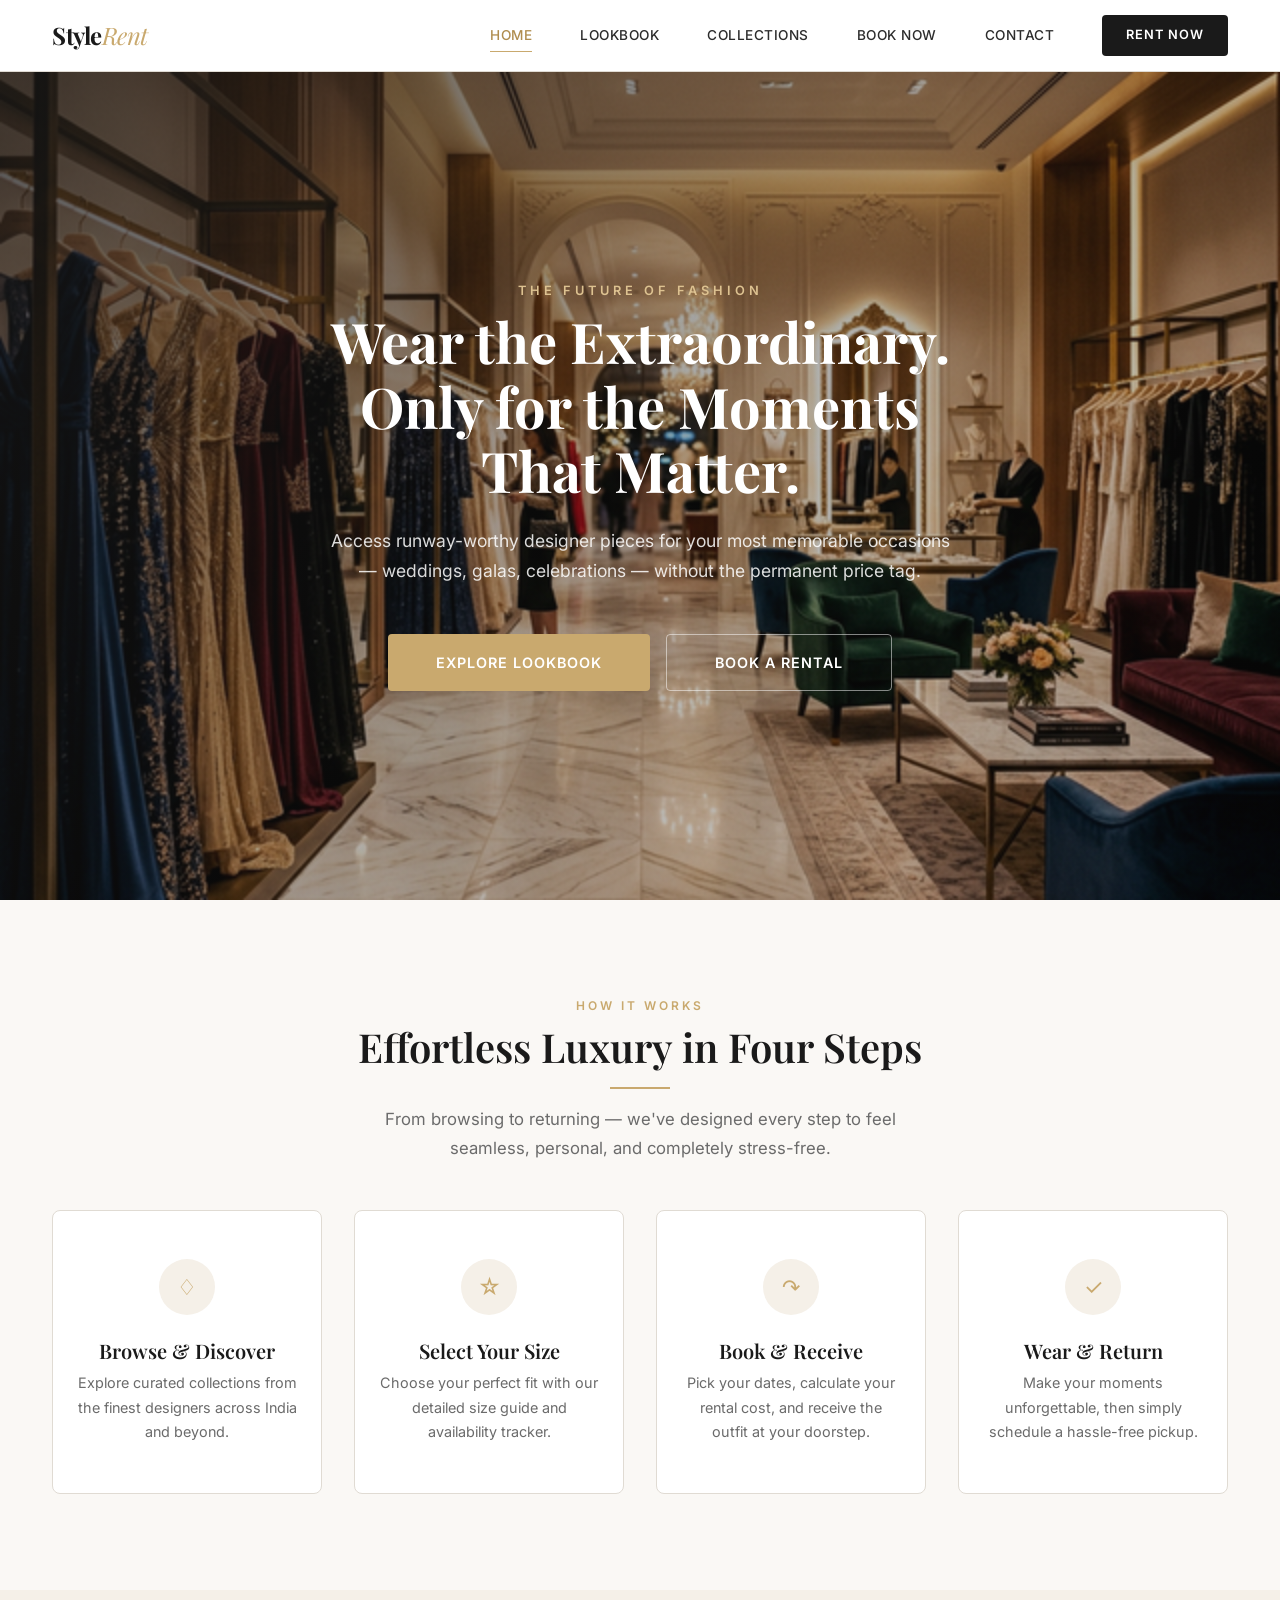
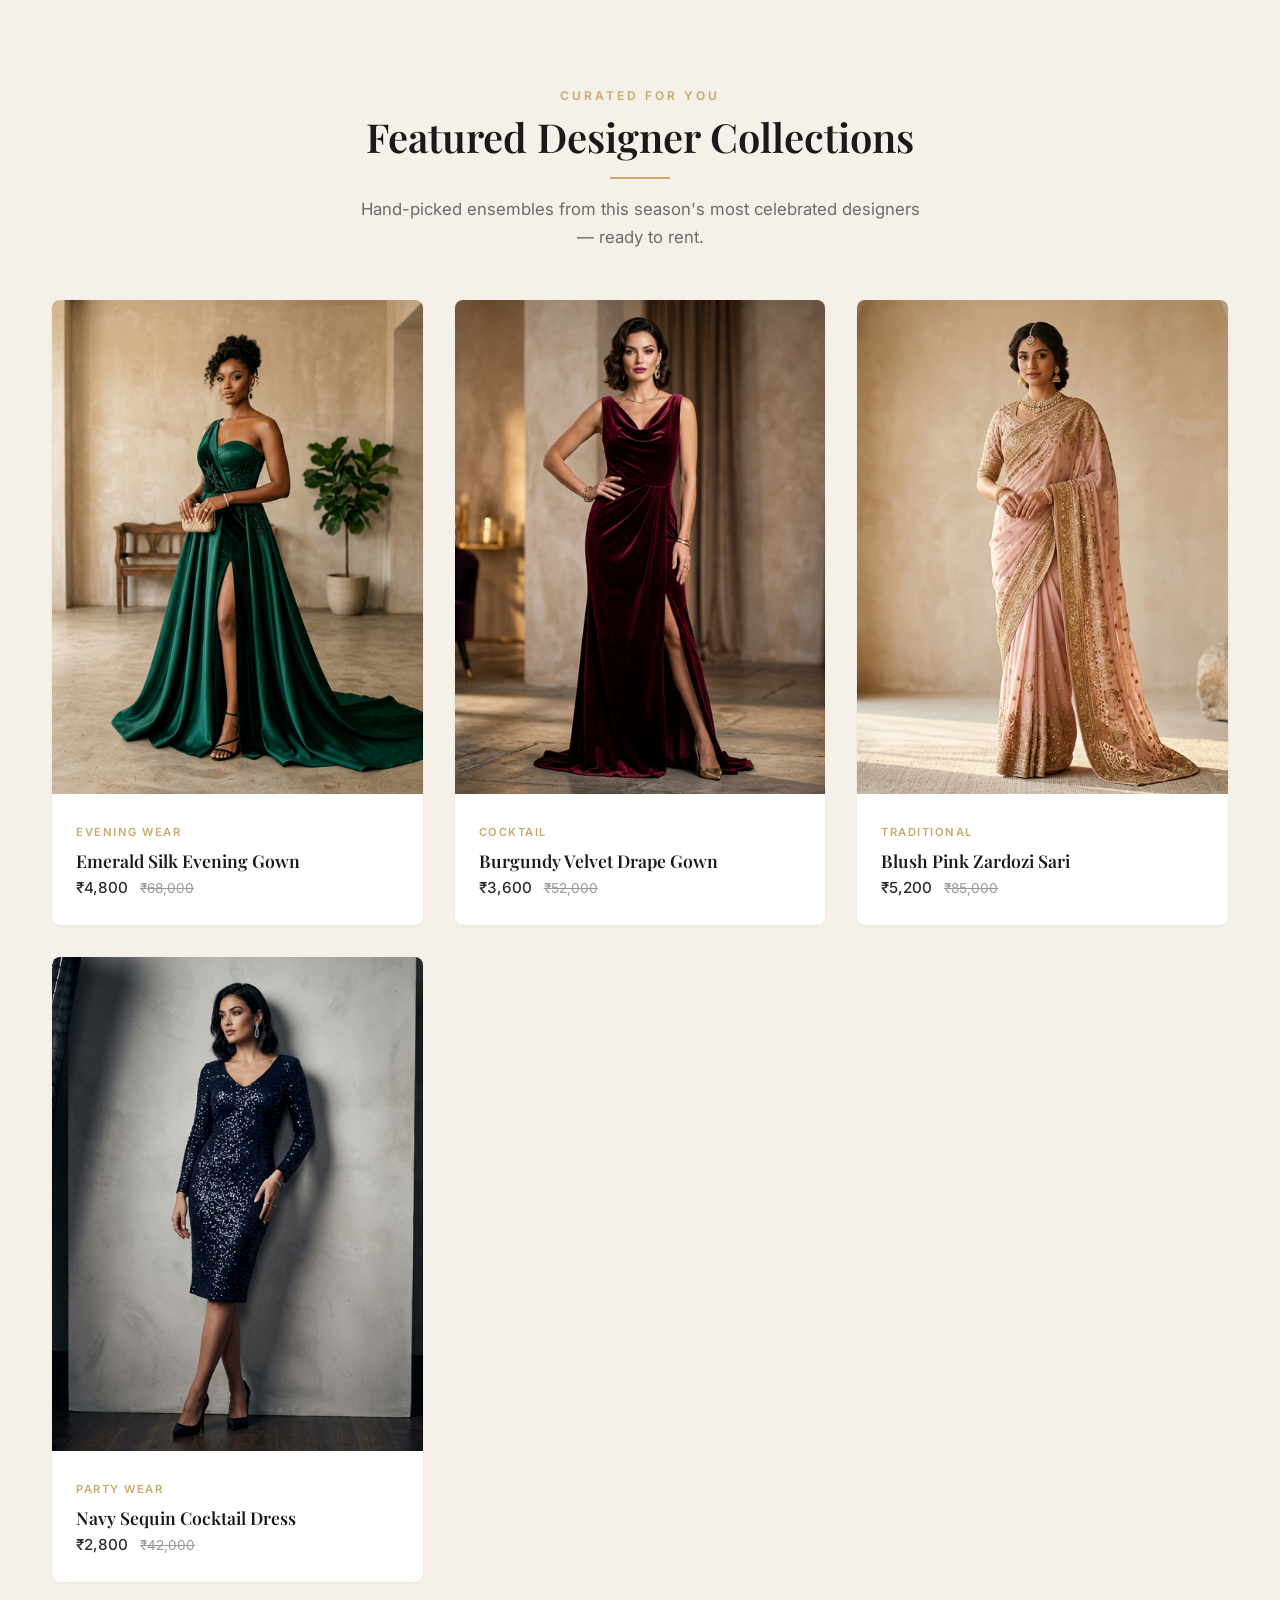
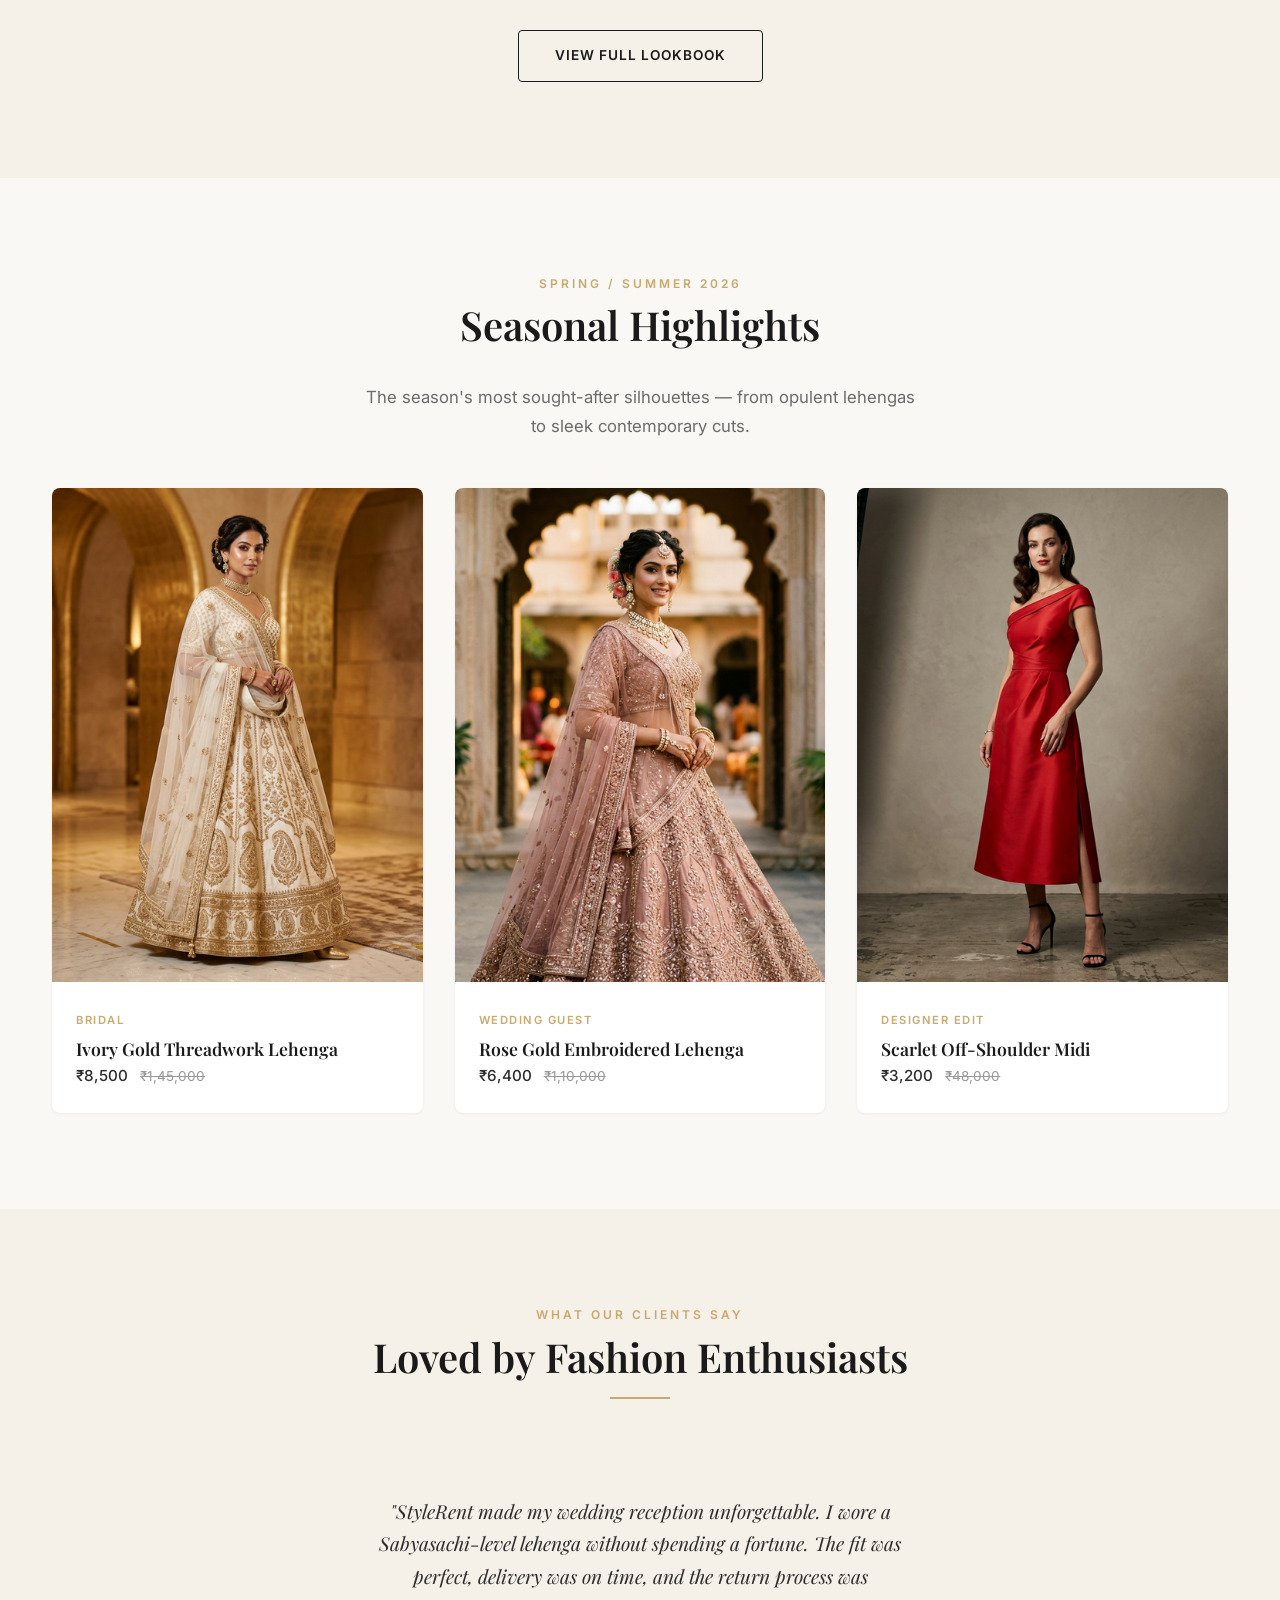
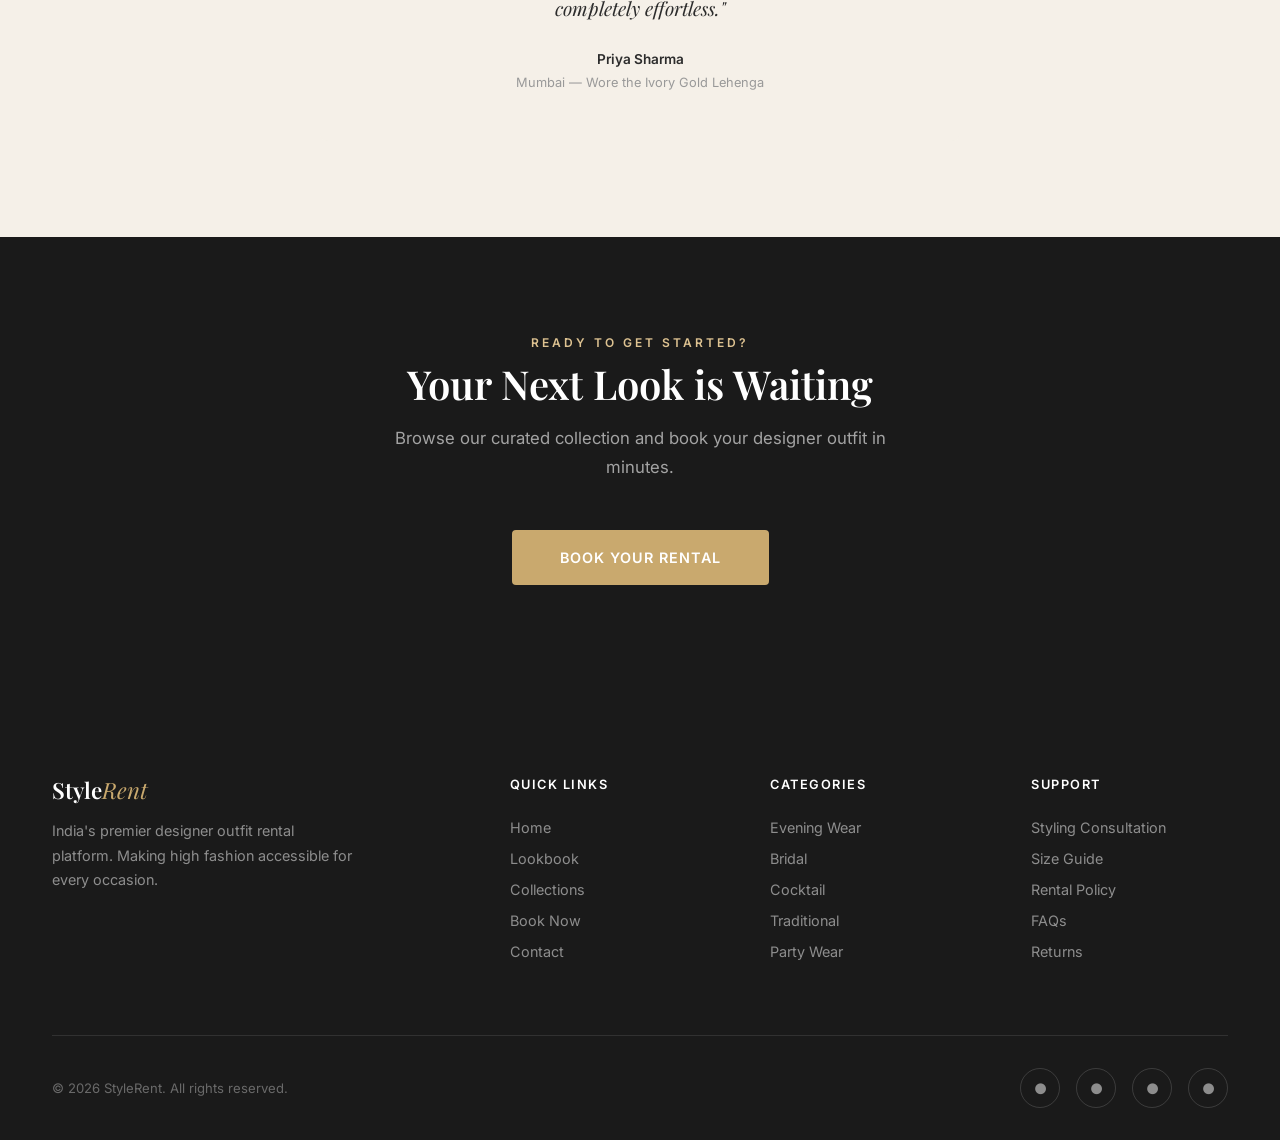
<file: index.html>
<!DOCTYPE html>
<html lang="en">
<head>
  <meta charset="UTF-8">
  <meta name="viewport" content="width=device-width, initial-scale=1.0">
  <meta name="description" content="StyleRent — Rent designer outfits for every occasion. Browse collections from top designers and calculate rental costs instantly.">
  <title>StyleRent — Designer Outfit Rentals</title>
  <link rel="stylesheet" href="style.css">
</head>
<body>

  <!-- Navigation -->
  <nav class="navbar" id="navbar">
    <div class="nav-inner">
      <a href="index.html" class="nav-brand">
        <h1>Style<span>Rent</span></h1>
      </a>
      <div class="nav-links" id="navLinks">
        <a href="index.html">Home</a>
        <a href="lookbook.html">Lookbook</a>
        <a href="product.html">Collections</a>
        <a href="booking.html">Book Now</a>
        <a href="contact.html">Contact</a>
        <a href="booking.html" class="nav-cta">Rent Now</a>
      </div>
      <div class="nav-toggle" id="navToggle">
        <span></span>
        <span></span>
        <span></span>
      </div>
    </div>
  </nav>

  <!-- Hero Section -->
  <section class="hero">
    <div class="hero-bg">
      <img src="images/hero-banner.png" alt="Luxury fashion boutique interior">
    </div>
    <div class="hero-content">
      <span class="section-label">The Future of Fashion</span>
      <h1>Wear the Extraordinary. Only for the Moments That Matter.</h1>
      <p>Access runway-worthy designer pieces for your most memorable occasions — weddings, galas, celebrations — without the permanent price tag.</p>
      <div class="hero-actions">
        <a href="lookbook.html" class="btn btn-primary btn-lg">Explore Lookbook</a>
        <a href="booking.html" class="btn btn-secondary btn-lg">Book a Rental</a>
      </div>
    </div>
  </section>

  <!-- How It Works -->
  <section id="how-it-works">
    <div class="container text-center">
      <span class="section-label reveal">How It Works</span>
      <h2 class="section-title reveal">Effortless Luxury in Four Steps</h2>
      <div class="divider reveal"></div>
      <p class="section-subtitle reveal">From browsing to returning — we've designed every step to feel seamless, personal, and completely stress-free.</p>

      <div class="features-row">
        <div class="feature-card reveal">
          <div class="feature-icon">&#9826;</div>
          <h4>Browse & Discover</h4>
          <p>Explore curated collections from the finest designers across India and beyond.</p>
        </div>
        <div class="feature-card reveal">
          <div class="feature-icon">&#9734;</div>
          <h4>Select Your Size</h4>
          <p>Choose your perfect fit with our detailed size guide and availability tracker.</p>
        </div>
        <div class="feature-card reveal">
          <div class="feature-icon">&#8631;</div>
          <h4>Book & Receive</h4>
          <p>Pick your dates, calculate your rental cost, and receive the outfit at your doorstep.</p>
        </div>
        <div class="feature-card reveal">
          <div class="feature-icon">&#10003;</div>
          <h4>Wear & Return</h4>
          <p>Make your moments unforgettable, then simply schedule a hassle-free pickup.</p>
        </div>
      </div>
    </div>
  </section>

  <!-- Featured Collections -->
  <section style="background: var(--color-cream);">
    <div class="container">
      <div class="text-center">
        <span class="section-label reveal">Curated For You</span>
        <h2 class="section-title reveal">Featured Designer Collections</h2>
        <div class="divider reveal"></div>
        <p class="section-subtitle reveal">Hand-picked ensembles from this season's most celebrated designers — ready to rent.</p>
      </div>

      <div class="gallery-grid">
        <!-- Card 1 -->
        <div class="card reveal">
          <div class="card-img-wrap">
            <img src="images/fashion-1.png" alt="Emerald Green Evening Gown">
            <div class="card-img-overlay">
              <a href="product.html" class="btn btn-sm btn-gold">View Details</a>
            </div>
          </div>
          <div class="card-body">
            <span class="card-tag">Evening Wear</span>
            <h4 class="card-title">Emerald Silk Evening Gown</h4>
            <p class="card-price">₹4,800 <span class="original">₹68,000</span></p>
          </div>
        </div>

        <!-- Card 2 -->
        <div class="card reveal">
          <div class="card-img-wrap">
            <img src="images/fashion-7.png" alt="Burgundy Velvet Gown">
            <div class="card-img-overlay">
              <a href="product.html" class="btn btn-sm btn-gold">View Details</a>
            </div>
          </div>
          <div class="card-body">
            <span class="card-tag">Cocktail</span>
            <h4 class="card-title">Burgundy Velvet Drape Gown</h4>
            <p class="card-price">₹3,600 <span class="original">₹52,000</span></p>
          </div>
        </div>

        <!-- Card 3 -->
        <div class="card reveal">
          <div class="card-img-wrap">
            <img src="images/fashion-4.png" alt="Blush Pink Sari">
            <div class="card-img-overlay">
              <a href="product.html" class="btn btn-sm btn-gold">View Details</a>
            </div>
          </div>
          <div class="card-body">
            <span class="card-tag">Traditional</span>
            <h4 class="card-title">Blush Pink Zardozi Sari</h4>
            <p class="card-price">₹5,200 <span class="original">₹85,000</span></p>
          </div>
        </div>

        <!-- Card 4 -->
        <div class="card reveal">
          <div class="card-img-wrap">
            <img src="images/fashion-6.png" alt="Navy Sequin Dress">
            <div class="card-img-overlay">
              <a href="product.html" class="btn btn-sm btn-gold">View Details</a>
            </div>
          </div>
          <div class="card-body">
            <span class="card-tag">Party Wear</span>
            <h4 class="card-title">Navy Sequin Cocktail Dress</h4>
            <p class="card-price">₹2,800 <span class="original">₹42,000</span></p>
          </div>
        </div>
      </div>

      <div class="text-center" style="margin-top: var(--space-2xl);">
        <a href="lookbook.html" class="btn btn-secondary reveal">View Full Lookbook</a>
      </div>
    </div>
  </section>

  <!-- Seasonal Highlights -->
  <section>
    <div class="container">
      <div class="text-center">
        <span class="section-label reveal">Spring / Summer 2026</span>
        <h2 class="section-title reveal">Seasonal Highlights</h2>
        <div class="divider reveal"></div>
        <p class="section-subtitle reveal">The season's most sought-after silhouettes — from opulent lehengas to sleek contemporary cuts.</p>
      </div>

      <div class="gallery-grid" style="grid-template-columns: repeat(auto-fill, minmax(300px, 1fr));">
        <div class="card reveal">
          <div class="card-img-wrap">
            <img src="images/fashion-5.png" alt="Ivory Lehenga">
            <div class="card-img-overlay">
              <a href="product.html" class="btn btn-sm btn-gold">View Details</a>
            </div>
          </div>
          <div class="card-body">
            <span class="card-tag">Bridal</span>
            <h4 class="card-title">Ivory Gold Threadwork Lehenga</h4>
            <p class="card-price">₹8,500 <span class="original">₹1,45,000</span></p>
          </div>
        </div>

        <div class="card reveal">
          <div class="card-img-wrap">
            <img src="images/fashion-8.png" alt="Rose Gold Lehenga">
            <div class="card-img-overlay">
              <a href="product.html" class="btn btn-sm btn-gold">View Details</a>
            </div>
          </div>
          <div class="card-body">
            <span class="card-tag">Wedding Guest</span>
            <h4 class="card-title">Rose Gold Embroidered Lehenga</h4>
            <p class="card-price">₹6,400 <span class="original">₹1,10,000</span></p>
          </div>
        </div>

        <div class="card reveal">
          <div class="card-img-wrap">
            <img src="images/fashion-2.png" alt="Red Cocktail Dress">
            <div class="card-img-overlay">
              <a href="product.html" class="btn btn-sm btn-gold">View Details</a>
            </div>
          </div>
          <div class="card-body">
            <span class="card-tag">Designer Edit</span>
            <h4 class="card-title">Scarlet Off-Shoulder Midi</h4>
            <p class="card-price">₹3,200 <span class="original">₹48,000</span></p>
          </div>
        </div>
      </div>
    </div>
  </section>

  <!-- Testimonial -->
  <section style="background: var(--color-cream);">
    <div class="container text-center">
      <span class="section-label reveal">What Our Clients Say</span>
      <h2 class="section-title reveal">Loved by Fashion Enthusiasts</h2>
      <div class="divider reveal"></div>
      <div class="testimonial reveal" style="margin-top: var(--space-2xl);">
        <blockquote>"StyleRent made my wedding reception unforgettable. I wore a Sabyasachi-level lehenga without spending a fortune. The fit was perfect, delivery was on time, and the return process was completely effortless."</blockquote>
        <cite>Priya Sharma<span>Mumbai — Wore the Ivory Gold Lehenga</span></cite>
      </div>
    </div>
  </section>

  <!-- CTA Section -->
  <section style="background: var(--color-primary); text-align: center; padding: var(--space-4xl) 0;">
    <div class="container">
      <span class="section-label reveal" style="color: var(--color-secondary-light);">Ready to Get Started?</span>
      <h2 class="section-title reveal" style="color: var(--color-white); margin-bottom: var(--space-md);">Your Next Look is Waiting</h2>
      <p class="section-subtitle reveal" style="color: rgba(255,255,255,0.6); margin-bottom: var(--space-2xl);">Browse our curated collection and book your designer outfit in minutes.</p>
      <div class="reveal">
        <a href="booking.html" class="btn btn-gold btn-lg">Book Your Rental</a>
      </div>
    </div>
  </section>

  <!-- Footer -->
  <footer class="footer">
    <div class="container">
      <div class="footer-grid">
        <div class="footer-brand">
          <h3>Style<span>Rent</span></h3>
          <p>India's premier designer outfit rental platform. Making high fashion accessible for every occasion.</p>
        </div>
        <div class="footer-col">
          <h5>Quick Links</h5>
          <a href="index.html">Home</a>
          <a href="lookbook.html">Lookbook</a>
          <a href="product.html">Collections</a>
          <a href="booking.html">Book Now</a>
          <a href="contact.html">Contact</a>
        </div>
        <div class="footer-col">
          <h5>Categories</h5>
          <a href="lookbook.html">Evening Wear</a>
          <a href="lookbook.html">Bridal</a>
          <a href="lookbook.html">Cocktail</a>
          <a href="lookbook.html">Traditional</a>
          <a href="lookbook.html">Party Wear</a>
        </div>
        <div class="footer-col">
          <h5>Support</h5>
          <a href="contact.html">Styling Consultation</a>
          <a href="contact.html">Size Guide</a>
          <a href="contact.html">Rental Policy</a>
          <a href="contact.html">FAQs</a>
          <a href="contact.html">Returns</a>
        </div>
      </div>
      <div class="footer-bottom">
        <p>&copy; 2026 StyleRent. All rights reserved.</p>
        <div class="footer-socials">
          <a href="#" aria-label="Instagram">&#9679;</a>
          <a href="#" aria-label="Facebook">&#9679;</a>
          <a href="#" aria-label="Pinterest">&#9679;</a>
          <a href="#" aria-label="Twitter">&#9679;</a>
        </div>
      </div>
    </div>
  </footer>

  <script src="script.js"></script>
</body>
</html>
</file>
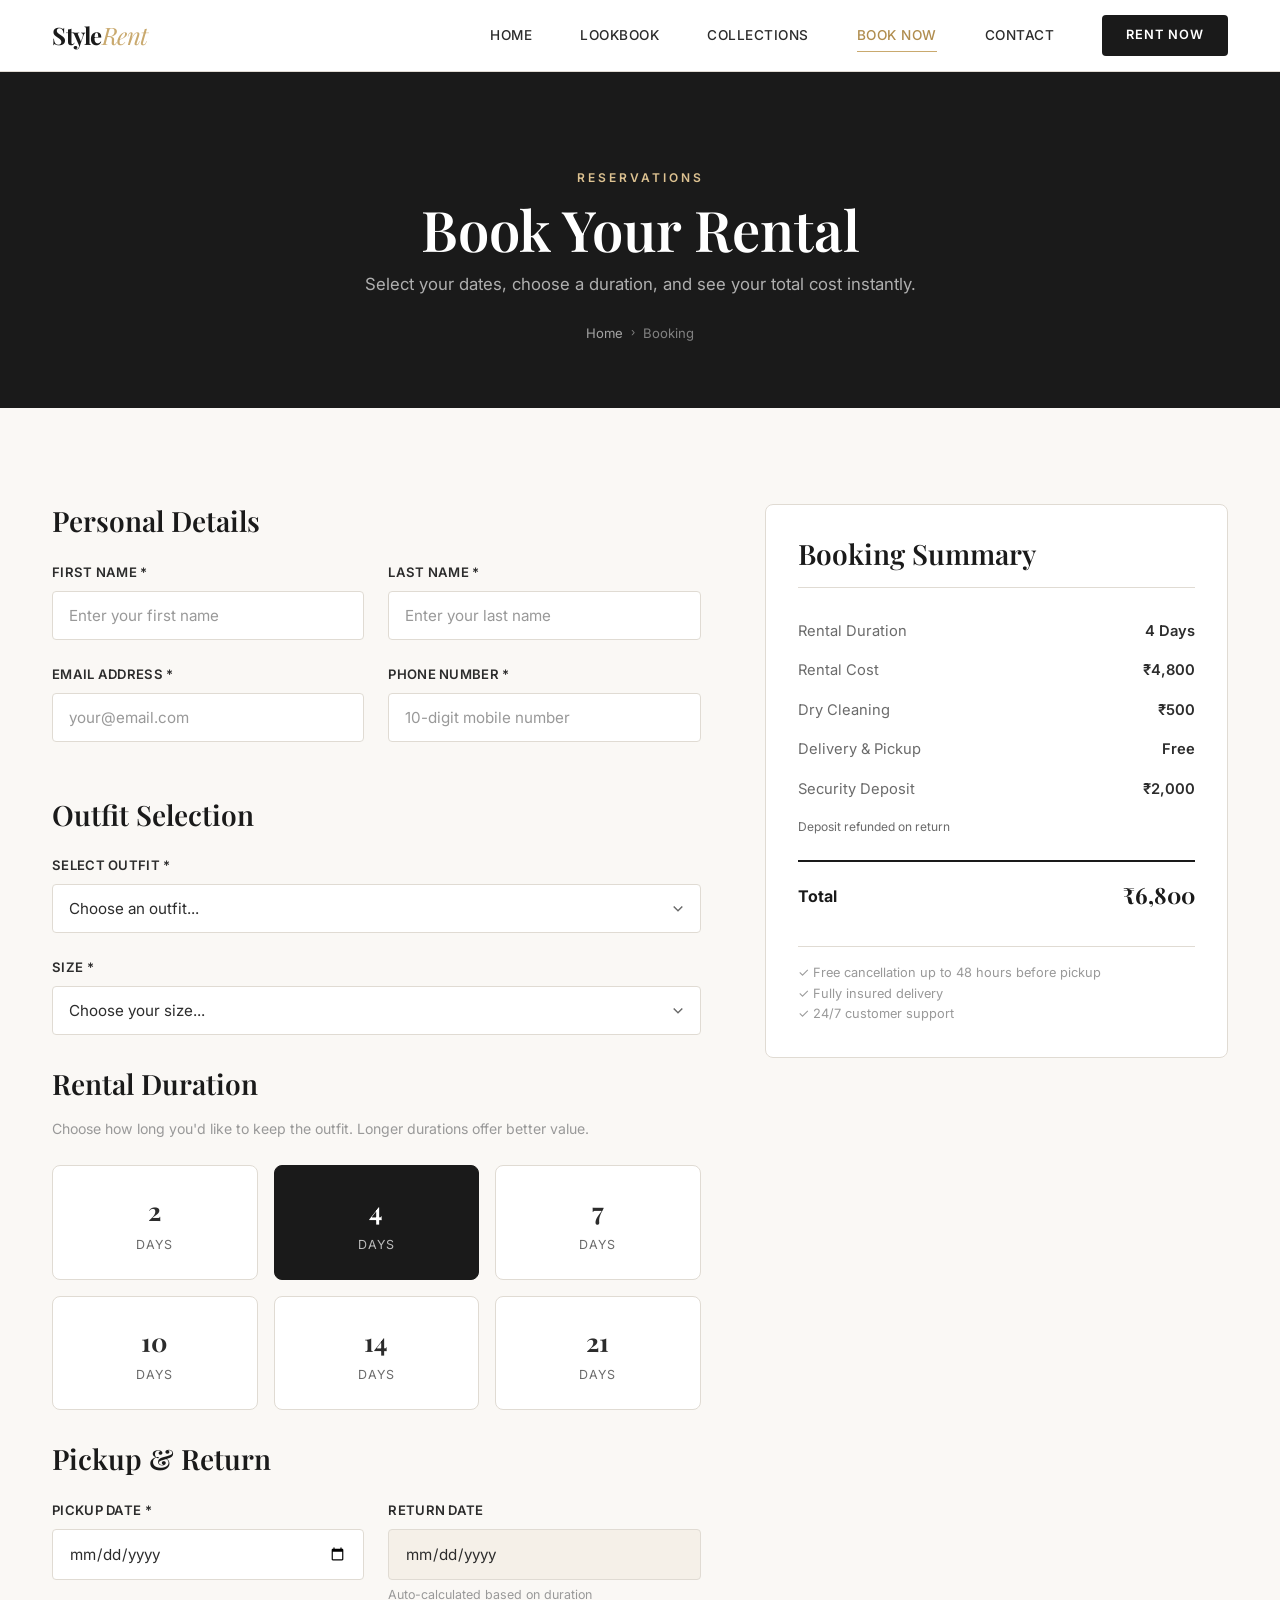
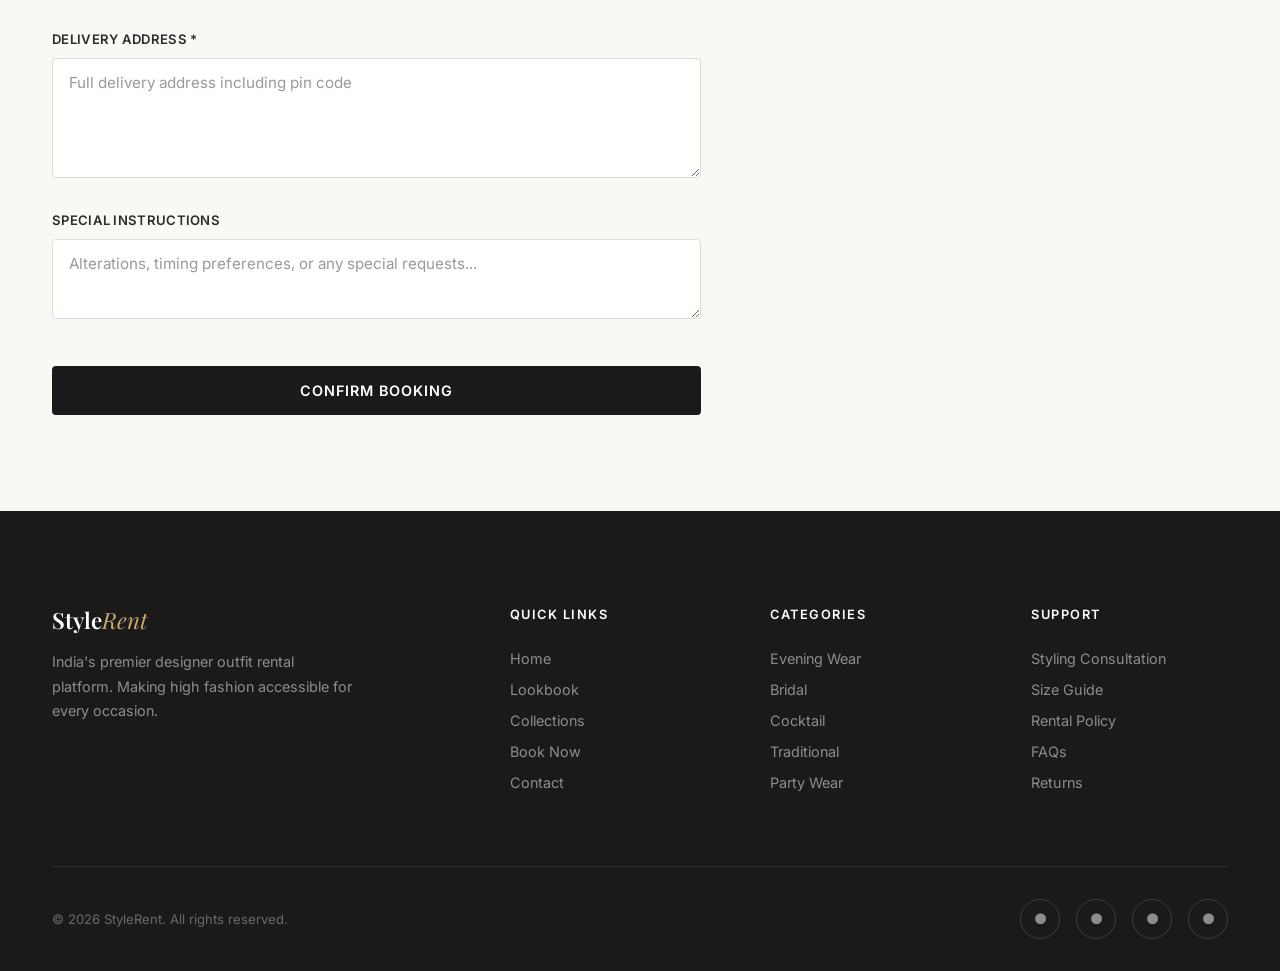
<file: booking.html>
<!DOCTYPE html>
<html lang="en">

<head>
    <meta charset="UTF-8">
    <meta name="viewport" content="width=device-width, initial-scale=1.0">
    <meta name="description"
        content="Book your designer outfit rental at StyleRent. Select dates, choose duration, and get an instant cost estimate.">
    <title>Book a Rental — StyleRent</title>
    <link rel="stylesheet" href="style.css">
</head>

<body>

    <!-- Navigation -->
    <nav class="navbar" id="navbar">
        <div class="nav-inner">
            <a href="index.html" class="nav-brand">
                <h1>Style<span>Rent</span></h1>
            </a>
            <div class="nav-links" id="navLinks">
                <a href="index.html">Home</a>
                <a href="lookbook.html">Lookbook</a>
                <a href="product.html">Collections</a>
                <a href="booking.html">Book Now</a>
                <a href="contact.html">Contact</a>
                <a href="booking.html" class="nav-cta">Rent Now</a>
            </div>
            <div class="nav-toggle" id="navToggle">
                <span></span>
                <span></span>
                <span></span>
            </div>
        </div>
    </nav>

    <!-- Page Header -->
    <header class="page-header">
        <div class="container">
            <span class="section-label">Reservations</span>
            <h1>Book Your Rental</h1>
            <p>Select your dates, choose a duration, and see your total cost instantly.</p>
            <div class="breadcrumb">
                <a href="index.html">Home</a>
                <span class="separator">&#8250;</span>
                <span>Booking</span>
            </div>
        </div>
    </header>

    <!-- Booking Section -->
    <section>
        <div class="container">
            <div class="booking-grid">
                <!-- Booking Form -->
                <div>
                    <form id="bookingForm" novalidate>
                        <!-- Personal Details -->
                        <div class="reveal">
                            <h3 style="margin-bottom: var(--space-lg);">Personal Details</h3>
                            <div class="form-row">
                                <div class="form-group">
                                    <label for="firstName">First Name *</label>
                                    <input type="text" class="form-control" id="firstName"
                                        placeholder="Enter your first name" required>
                                    <p class="form-error">Please enter your first name</p>
                                </div>
                                <div class="form-group">
                                    <label for="lastName">Last Name *</label>
                                    <input type="text" class="form-control" id="lastName"
                                        placeholder="Enter your last name" required>
                                    <p class="form-error">Please enter your last name</p>
                                </div>
                            </div>
                            <div class="form-row">
                                <div class="form-group">
                                    <label for="email">Email Address *</label>
                                    <input type="email" class="form-control" id="email" placeholder="your@email.com"
                                        required>
                                    <p class="form-error">Please enter a valid email address</p>
                                </div>
                                <div class="form-group">
                                    <label for="phone">Phone Number *</label>
                                    <input type="tel" class="form-control" id="phone"
                                        placeholder="10-digit mobile number" required>
                                    <p class="form-error">Please enter a valid 10-digit phone number</p>
                                </div>
                            </div>
                        </div>

                        <!-- Outfit Selection -->
                        <div class="reveal" style="margin-top: var(--space-xl);">
                            <h3 style="margin-bottom: var(--space-lg);">Outfit Selection</h3>
                            <div class="form-group">
                                <label for="outfitSelect">Select Outfit *</label>
                                <select class="form-control" id="outfitSelect" required>
                                    <option value="">Choose an outfit...</option>
                                    <option value="emerald-gown">Emerald Silk Evening Gown — ₹1,200/day</option>
                                    <option value="scarlet-midi">Scarlet Off-Shoulder Midi — ₹800/day</option>
                                    <option value="noir-column">Noir Long-Sleeve Column Dress — ₹950/day</option>
                                    <option value="blush-sari">Blush Pink Zardozi Sari — ₹1,300/day</option>
                                    <option value="ivory-lehenga">Ivory Gold Threadwork Lehenga — ₹2,125/day</option>
                                    <option value="navy-sequin">Navy Sequin Cocktail Dress — ₹700/day</option>
                                    <option value="burgundy-velvet">Burgundy Velvet Drape Gown — ₹900/day</option>
                                    <option value="rose-lehenga">Rose Gold Embroidered Lehenga — ₹1,600/day</option>
                                </select>
                                <p class="form-error">Please select an outfit</p>
                            </div>

                            <div class="form-group">
                                <label for="sizeSelect">Size *</label>
                                <select class="form-control" id="sizeSelect" required>
                                    <option value="">Choose your size...</option>
                                    <option value="XS">XS (Extra Small)</option>
                                    <option value="S">S (Small)</option>
                                    <option value="M">M (Medium)</option>
                                    <option value="L">L (Large)</option>
                                    <option value="XL">XL (Extra Large)</option>
                                </select>
                                <p class="form-error">Please select a size</p>
                            </div>
                        </div>

                        <!-- Rental Duration -->
                        <div class="reveal" style="margin-top: var(--space-xl);">
                            <h3 style="margin-bottom: var(--space-md);">Rental Duration</h3>
                            <p
                                style="font-size: 0.88rem; color: var(--color-text-muted); margin-bottom: var(--space-lg);">
                                Choose how long you'd like to keep the outfit. Longer durations offer better value.</p>

                            <div class="duration-options">
                                <div class="duration-option" data-days="2">
                                    <span class="days">2</span>
                                    <span class="duration-label">Days</span>
                                </div>
                                <div class="duration-option active" data-days="4">
                                    <span class="days">4</span>
                                    <span class="duration-label">Days</span>
                                </div>
                                <div class="duration-option" data-days="7">
                                    <span class="days">7</span>
                                    <span class="duration-label">Days</span>
                                </div>
                                <div class="duration-option" data-days="10">
                                    <span class="days">10</span>
                                    <span class="duration-label">Days</span>
                                </div>
                                <div class="duration-option" data-days="14">
                                    <span class="days">14</span>
                                    <span class="duration-label">Days</span>
                                </div>
                                <div class="duration-option" data-days="21">
                                    <span class="days">21</span>
                                    <span class="duration-label">Days</span>
                                </div>
                            </div>
                        </div>

                        <!-- Pickup / Return Dates -->
                        <div class="reveal" style="margin-top: var(--space-xl);">
                            <h3 style="margin-bottom: var(--space-lg);">Pickup & Return</h3>
                            <div class="form-row">
                                <div class="form-group">
                                    <label for="pickupDate">Pickup Date *</label>
                                    <input type="date" class="form-control" id="pickupDate" required>
                                    <p class="form-error">Please select a pickup date</p>
                                </div>
                                <div class="form-group">
                                    <label for="returnDate">Return Date</label>
                                    <input type="date" class="form-control" id="returnDate" readonly
                                        style="background: var(--color-cream); cursor: not-allowed;">
                                    <p
                                        style="font-size: 0.78rem; color: var(--color-text-muted); margin-top: var(--space-xs);">
                                        Auto-calculated based on duration</p>
                                </div>
                            </div>

                            <div class="form-group">
                                <label for="deliveryAddress">Delivery Address *</label>
                                <textarea class="form-control" id="deliveryAddress"
                                    placeholder="Full delivery address including pin code" required></textarea>
                                <p class="form-error">Please enter your delivery address</p>
                            </div>

                            <div class="form-group">
                                <label for="specialNotes">Special Instructions</label>
                                <textarea class="form-control" id="specialNotes"
                                    placeholder="Alterations, timing preferences, or any special requests..."
                                    style="min-height: 80px;"></textarea>
                            </div>
                        </div>

                        <button type="submit" class="btn btn-primary btn-lg reveal"
                            style="width: 100%; margin-top: var(--space-md);">Confirm Booking</button>
                    </form>
                </div>

                <!-- Cost Summary Sidebar -->
                <div>
                    <div class="booking-summary reveal" style="position: sticky; top: calc(var(--nav-height) + 24px);">
                        <h3>Booking Summary</h3>
                        <div class="summary-row">
                            <span class="label">Rental Duration</span>
                            <span class="value" id="summaryDuration">4 Days</span>
                        </div>
                        <div class="summary-row">
                            <span class="label">Rental Cost</span>
                            <span class="value" id="summarySubtotal">₹4,800</span>
                        </div>
                        <div class="summary-row">
                            <span class="label">Dry Cleaning</span>
                            <span class="value">₹500</span>
                        </div>
                        <div class="summary-row">
                            <span class="label">Delivery & Pickup</span>
                            <span class="value">Free</span>
                        </div>
                        <div class="summary-row">
                            <span class="label">Security Deposit</span>
                            <span class="value" id="summaryDeposit">₹2,000</span>
                        </div>
                        <div class="summary-row" style="font-size: 0.75rem; color: var(--color-text-muted);">
                            <span class="label">Deposit refunded on return</span>
                            <span class="value"></span>
                        </div>
                        <div class="summary-row summary-total">
                            <span class="label">Total</span>
                            <span class="value" id="summaryTotal">₹7,300</span>
                        </div>

                        <div
                            style="margin-top: var(--space-lg); padding-top: var(--space-md); border-top: 1px solid var(--color-border);">
                            <p style="font-size: 0.8rem; color: var(--color-text-muted); line-height: 1.6;">
                                &#10003; Free cancellation up to 48 hours before pickup<br>
                                &#10003; Fully insured delivery<br>
                                &#10003; 24/7 customer support
                            </p>
                        </div>
                    </div>
                </div>
            </div>
        </div>
    </section>

    <!-- Footer -->
    <footer class="footer">
        <div class="container">
            <div class="footer-grid">
                <div class="footer-brand">
                    <h3>Style<span>Rent</span></h3>
                    <p>India's premier designer outfit rental platform. Making high fashion accessible for every
                        occasion.</p>
                </div>
                <div class="footer-col">
                    <h5>Quick Links</h5>
                    <a href="index.html">Home</a>
                    <a href="lookbook.html">Lookbook</a>
                    <a href="product.html">Collections</a>
                    <a href="booking.html">Book Now</a>
                    <a href="contact.html">Contact</a>
                </div>
                <div class="footer-col">
                    <h5>Categories</h5>
                    <a href="lookbook.html">Evening Wear</a>
                    <a href="lookbook.html">Bridal</a>
                    <a href="lookbook.html">Cocktail</a>
                    <a href="lookbook.html">Traditional</a>
                    <a href="lookbook.html">Party Wear</a>
                </div>
                <div class="footer-col">
                    <h5>Support</h5>
                    <a href="contact.html">Styling Consultation</a>
                    <a href="contact.html">Size Guide</a>
                    <a href="contact.html">Rental Policy</a>
                    <a href="contact.html">FAQs</a>
                    <a href="contact.html">Returns</a>
                </div>
            </div>
            <div class="footer-bottom">
                <p>&copy; 2026 StyleRent. All rights reserved.</p>
                <div class="footer-socials">
                    <a href="#" aria-label="Instagram">&#9679;</a>
                    <a href="#" aria-label="Facebook">&#9679;</a>
                    <a href="#" aria-label="Pinterest">&#9679;</a>
                    <a href="#" aria-label="Twitter">&#9679;</a>
                </div>
            </div>
        </div>
    </footer>

    <script src="script.js"></script>
</body>

</html>
</file>
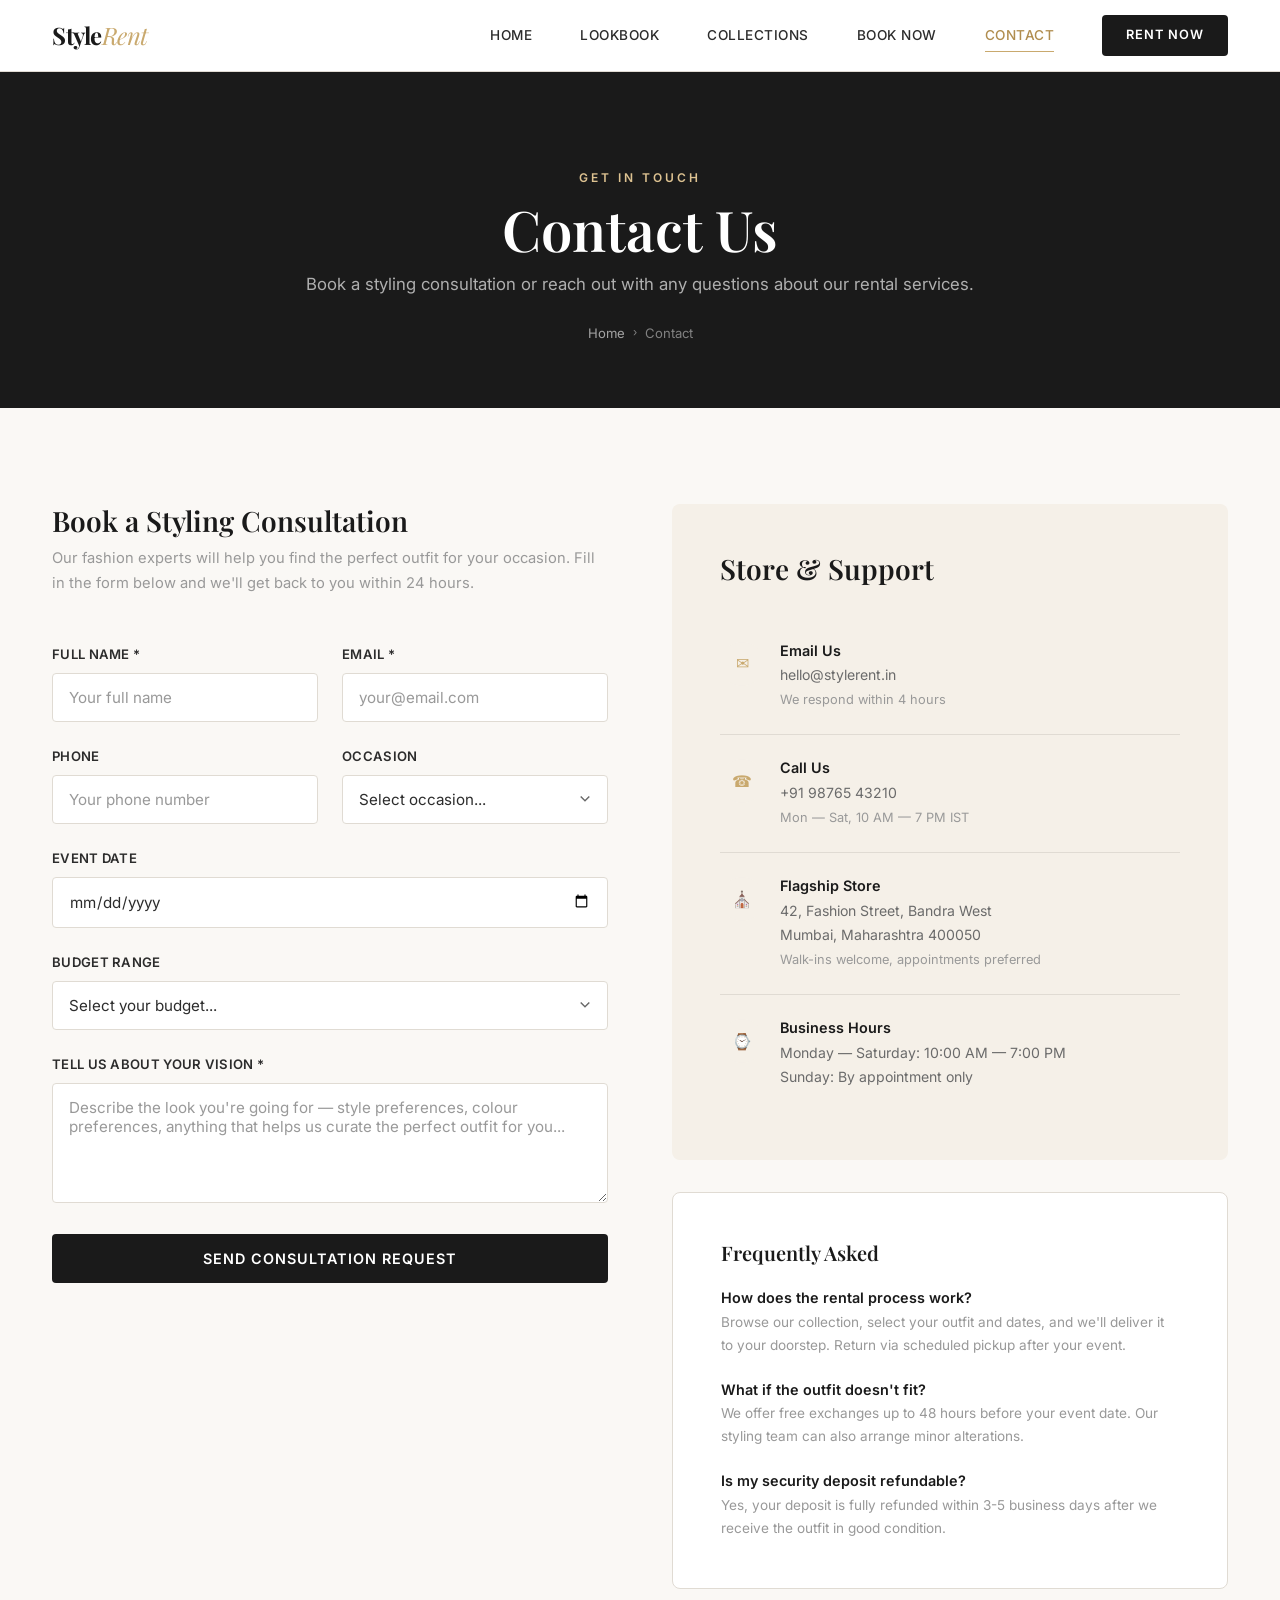
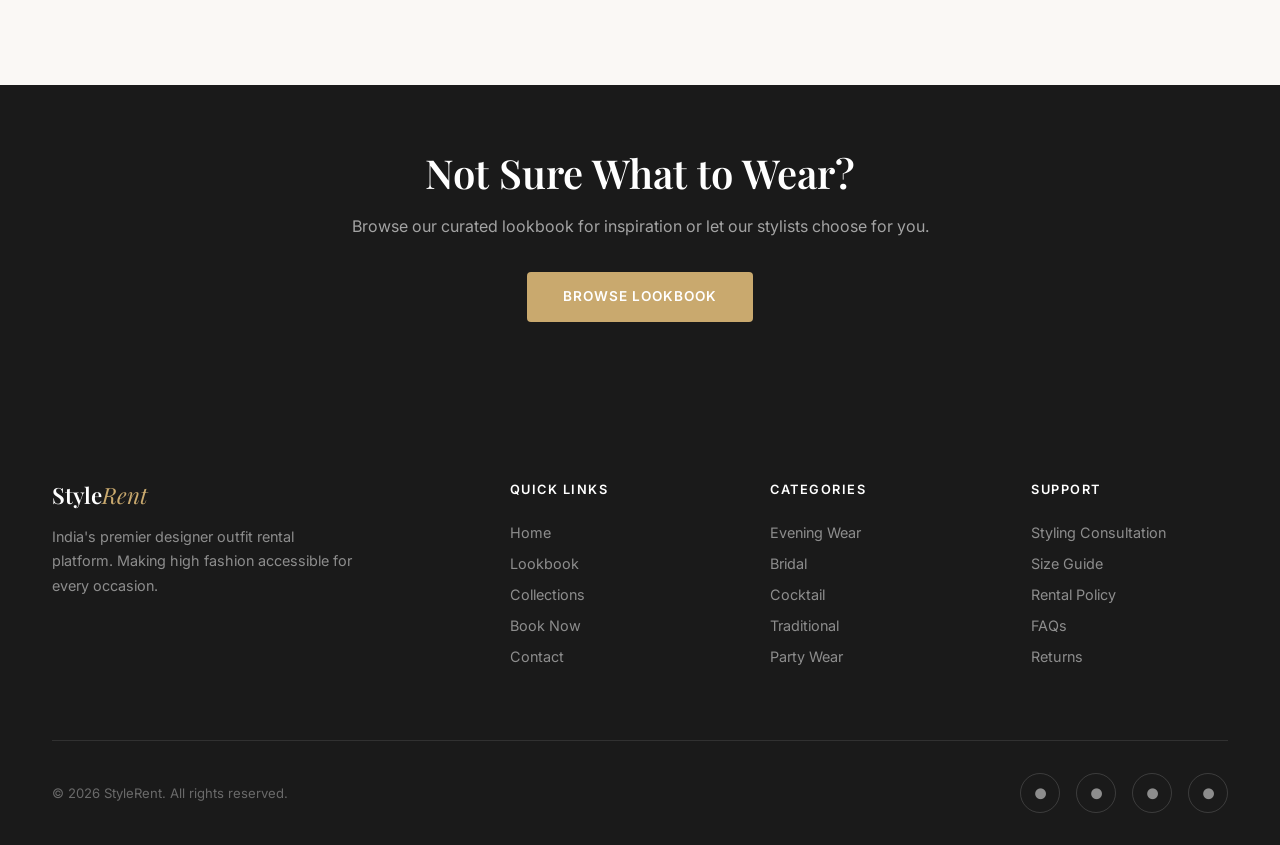
<file: contact.html>
<!DOCTYPE html>
<html lang="en">

<head>
    <meta charset="UTF-8">
    <meta name="viewport" content="width=device-width, initial-scale=1.0">
    <meta name="description"
        content="Get in touch with StyleRent. Book a styling consultation, ask about rentals, or visit our flagship store.">
    <title>Contact Us — StyleRent</title>
    <link rel="stylesheet" href="style.css">
</head>

<body>

    <!-- Navigation -->
    <nav class="navbar" id="navbar">
        <div class="nav-inner">
            <a href="index.html" class="nav-brand">
                <h1>Style<span>Rent</span></h1>
            </a>
            <div class="nav-links" id="navLinks">
                <a href="index.html">Home</a>
                <a href="lookbook.html">Lookbook</a>
                <a href="product.html">Collections</a>
                <a href="booking.html">Book Now</a>
                <a href="contact.html">Contact</a>
                <a href="booking.html" class="nav-cta">Rent Now</a>
            </div>
            <div class="nav-toggle" id="navToggle">
                <span></span>
                <span></span>
                <span></span>
            </div>
        </div>
    </nav>

    <!-- Page Header -->
    <header class="page-header">
        <div class="container">
            <span class="section-label">Get In Touch</span>
            <h1>Contact Us</h1>
            <p>Book a styling consultation or reach out with any questions about our rental services.</p>
            <div class="breadcrumb">
                <a href="index.html">Home</a>
                <span class="separator">&#8250;</span>
                <span>Contact</span>
            </div>
        </div>
    </header>

    <!-- Contact Section -->
    <section>
        <div class="container">
            <div class="contact-grid">
                <!-- Contact Form -->
                <div>
                    <h3 class="reveal" style="margin-bottom: var(--space-sm);">Book a Styling Consultation</h3>
                    <p class="reveal"
                        style="font-size: 0.92rem; color: var(--color-text-muted); margin-bottom: var(--space-2xl);">Our
                        fashion experts will help you find the perfect outfit for your occasion. Fill in the form below
                        and we'll get back to you within 24 hours.</p>

                    <form id="contactForm" novalidate>
                        <div class="form-row reveal">
                            <div class="form-group">
                                <label for="contactName">Full Name *</label>
                                <input type="text" class="form-control" id="contactName" placeholder="Your full name"
                                    required>
                                <p class="form-error">Please enter your name</p>
                            </div>
                            <div class="form-group">
                                <label for="contactEmail">Email *</label>
                                <input type="email" class="form-control" id="contactEmail" placeholder="your@email.com"
                                    required>
                                <p class="form-error">Please enter a valid email address</p>
                            </div>
                        </div>

                        <div class="form-row reveal">
                            <div class="form-group">
                                <label for="contactPhone">Phone</label>
                                <input type="tel" class="form-control" id="contactPhone"
                                    placeholder="Your phone number">
                            </div>
                            <div class="form-group">
                                <label for="contactOccasion">Occasion</label>
                                <select class="form-control" id="contactOccasion">
                                    <option value="">Select occasion...</option>
                                    <option value="wedding">Wedding</option>
                                    <option value="reception">Reception</option>
                                    <option value="cocktail">Cocktail Party</option>
                                    <option value="gala">Gala / Awards Night</option>
                                    <option value="engagement">Engagement</option>
                                    <option value="festival">Festival / Festive Event</option>
                                    <option value="photoshoot">Photoshoot</option>
                                    <option value="other">Other</option>
                                </select>
                            </div>
                        </div>

                        <div class="form-group reveal">
                            <label for="contactDate">Event Date</label>
                            <input type="date" class="form-control" id="contactDate">
                        </div>

                        <div class="form-group reveal">
                            <label for="contactBudget">Budget Range</label>
                            <select class="form-control" id="contactBudget">
                                <option value="">Select your budget...</option>
                                <option value="2000-5000">₹2,000 — ₹5,000</option>
                                <option value="5000-10000">₹5,000 — ₹10,000</option>
                                <option value="10000-20000">₹10,000 — ₹20,000</option>
                                <option value="20000+">₹20,000+</option>
                            </select>
                        </div>

                        <div class="form-group reveal">
                            <label for="contactMessage">Tell us about your vision *</label>
                            <textarea class="form-control" id="contactMessage"
                                placeholder="Describe the look you're going for — style preferences, colour preferences, anything that helps us curate the perfect outfit for you..."
                                required></textarea>
                            <p class="form-error">Please share some details about what you're looking for</p>
                        </div>

                        <button type="submit" class="btn btn-primary btn-lg reveal" style="width: 100%;">Send
                            Consultation Request</button>
                    </form>
                </div>

                <!-- Contact Info Sidebar -->
                <div>
                    <div class="reveal"
                        style="background: var(--color-cream); border-radius: var(--radius-md); padding: var(--space-2xl);">
                        <h3 style="margin-bottom: var(--space-xl);">Store & Support</h3>

                        <div class="contact-info-card">
                            <div class="contact-icon">&#9993;</div>
                            <div>
                                <h5>Email Us</h5>
                                <p>hello@stylerent.in</p>
                                <p style="font-size: 0.8rem; color: var(--color-text-muted); margin-top: 2px;">We
                                    respond within 4 hours</p>
                            </div>
                        </div>

                        <div class="contact-info-card">
                            <div class="contact-icon">&#9742;</div>
                            <div>
                                <h5>Call Us</h5>
                                <p>+91 98765 43210</p>
                                <p style="font-size: 0.8rem; color: var(--color-text-muted); margin-top: 2px;">Mon —
                                    Sat, 10 AM — 7 PM IST</p>
                            </div>
                        </div>

                        <div class="contact-info-card">
                            <div class="contact-icon">&#9962;</div>
                            <div>
                                <h5>Flagship Store</h5>
                                <p>42, Fashion Street, Bandra West</p>
                                <p>Mumbai, Maharashtra 400050</p>
                                <p style="font-size: 0.8rem; color: var(--color-text-muted); margin-top: 2px;">Walk-ins
                                    welcome, appointments preferred</p>
                            </div>
                        </div>

                        <div class="contact-info-card">
                            <div class="contact-icon">&#8986;</div>
                            <div>
                                <h5>Business Hours</h5>
                                <p>Monday — Saturday: 10:00 AM — 7:00 PM</p>
                                <p>Sunday: By appointment only</p>
                            </div>
                        </div>
                    </div>

                    <!-- FAQ Preview -->
                    <div class="reveal"
                        style="margin-top: var(--space-xl); background: var(--color-white); border: 1px solid var(--color-border); border-radius: var(--radius-md); padding: var(--space-2xl);">
                        <h4 style="margin-bottom: var(--space-lg);">Frequently Asked</h4>

                        <div style="margin-bottom: var(--space-lg);">
                            <h5
                                style="font-family: var(--font-body); font-size: 0.9rem; font-weight: 600; margin-bottom: 4px;">
                                How does the rental process work?</h5>
                            <p style="font-size: 0.85rem; color: var(--color-text-muted);">Browse our collection, select
                                your outfit and dates, and we'll deliver it to your doorstep. Return via scheduled
                                pickup after your event.</p>
                        </div>

                        <div style="margin-bottom: var(--space-lg);">
                            <h5
                                style="font-family: var(--font-body); font-size: 0.9rem; font-weight: 600; margin-bottom: 4px;">
                                What if the outfit doesn't fit?</h5>
                            <p style="font-size: 0.85rem; color: var(--color-text-muted);">We offer free exchanges up to
                                48 hours before your event date. Our styling team can also arrange minor alterations.
                            </p>
                        </div>

                        <div>
                            <h5
                                style="font-family: var(--font-body); font-size: 0.9rem; font-weight: 600; margin-bottom: 4px;">
                                Is my security deposit refundable?</h5>
                            <p style="font-size: 0.85rem; color: var(--color-text-muted);">Yes, your deposit is fully
                                refunded within 3-5 business days after we receive the outfit in good condition.</p>
                        </div>
                    </div>
                </div>
            </div>
        </div>
    </section>

    <!-- CTA Section -->
    <section style="background: var(--color-primary); text-align: center; padding: var(--space-3xl) 0;">
        <div class="container">
            <h2 style="color: var(--color-white); margin-bottom: var(--space-md);" class="reveal">Not Sure What to Wear?
            </h2>
            <p style="color: rgba(255,255,255,0.6); margin-bottom: var(--space-xl);" class="reveal">Browse our curated
                lookbook for inspiration or let our stylists choose for you.</p>
            <div class="reveal">
                <a href="lookbook.html" class="btn btn-gold">Browse Lookbook</a>
            </div>
        </div>
    </section>

    <!-- Footer -->
    <footer class="footer">
        <div class="container">
            <div class="footer-grid">
                <div class="footer-brand">
                    <h3>Style<span>Rent</span></h3>
                    <p>India's premier designer outfit rental platform. Making high fashion accessible for every
                        occasion.</p>
                </div>
                <div class="footer-col">
                    <h5>Quick Links</h5>
                    <a href="index.html">Home</a>
                    <a href="lookbook.html">Lookbook</a>
                    <a href="product.html">Collections</a>
                    <a href="booking.html">Book Now</a>
                    <a href="contact.html">Contact</a>
                </div>
                <div class="footer-col">
                    <h5>Categories</h5>
                    <a href="lookbook.html">Evening Wear</a>
                    <a href="lookbook.html">Bridal</a>
                    <a href="lookbook.html">Cocktail</a>
                    <a href="lookbook.html">Traditional</a>
                    <a href="lookbook.html">Party Wear</a>
                </div>
                <div class="footer-col">
                    <h5>Support</h5>
                    <a href="contact.html">Styling Consultation</a>
                    <a href="contact.html">Size Guide</a>
                    <a href="contact.html">Rental Policy</a>
                    <a href="contact.html">FAQs</a>
                    <a href="contact.html">Returns</a>
                </div>
            </div>
            <div class="footer-bottom">
                <p>&copy; 2026 StyleRent. All rights reserved.</p>
                <div class="footer-socials">
                    <a href="#" aria-label="Instagram">&#9679;</a>
                    <a href="#" aria-label="Facebook">&#9679;</a>
                    <a href="#" aria-label="Pinterest">&#9679;</a>
                    <a href="#" aria-label="Twitter">&#9679;</a>
                </div>
            </div>
        </div>
    </footer>

    <script src="script.js"></script>
</body>

</html>
</file>
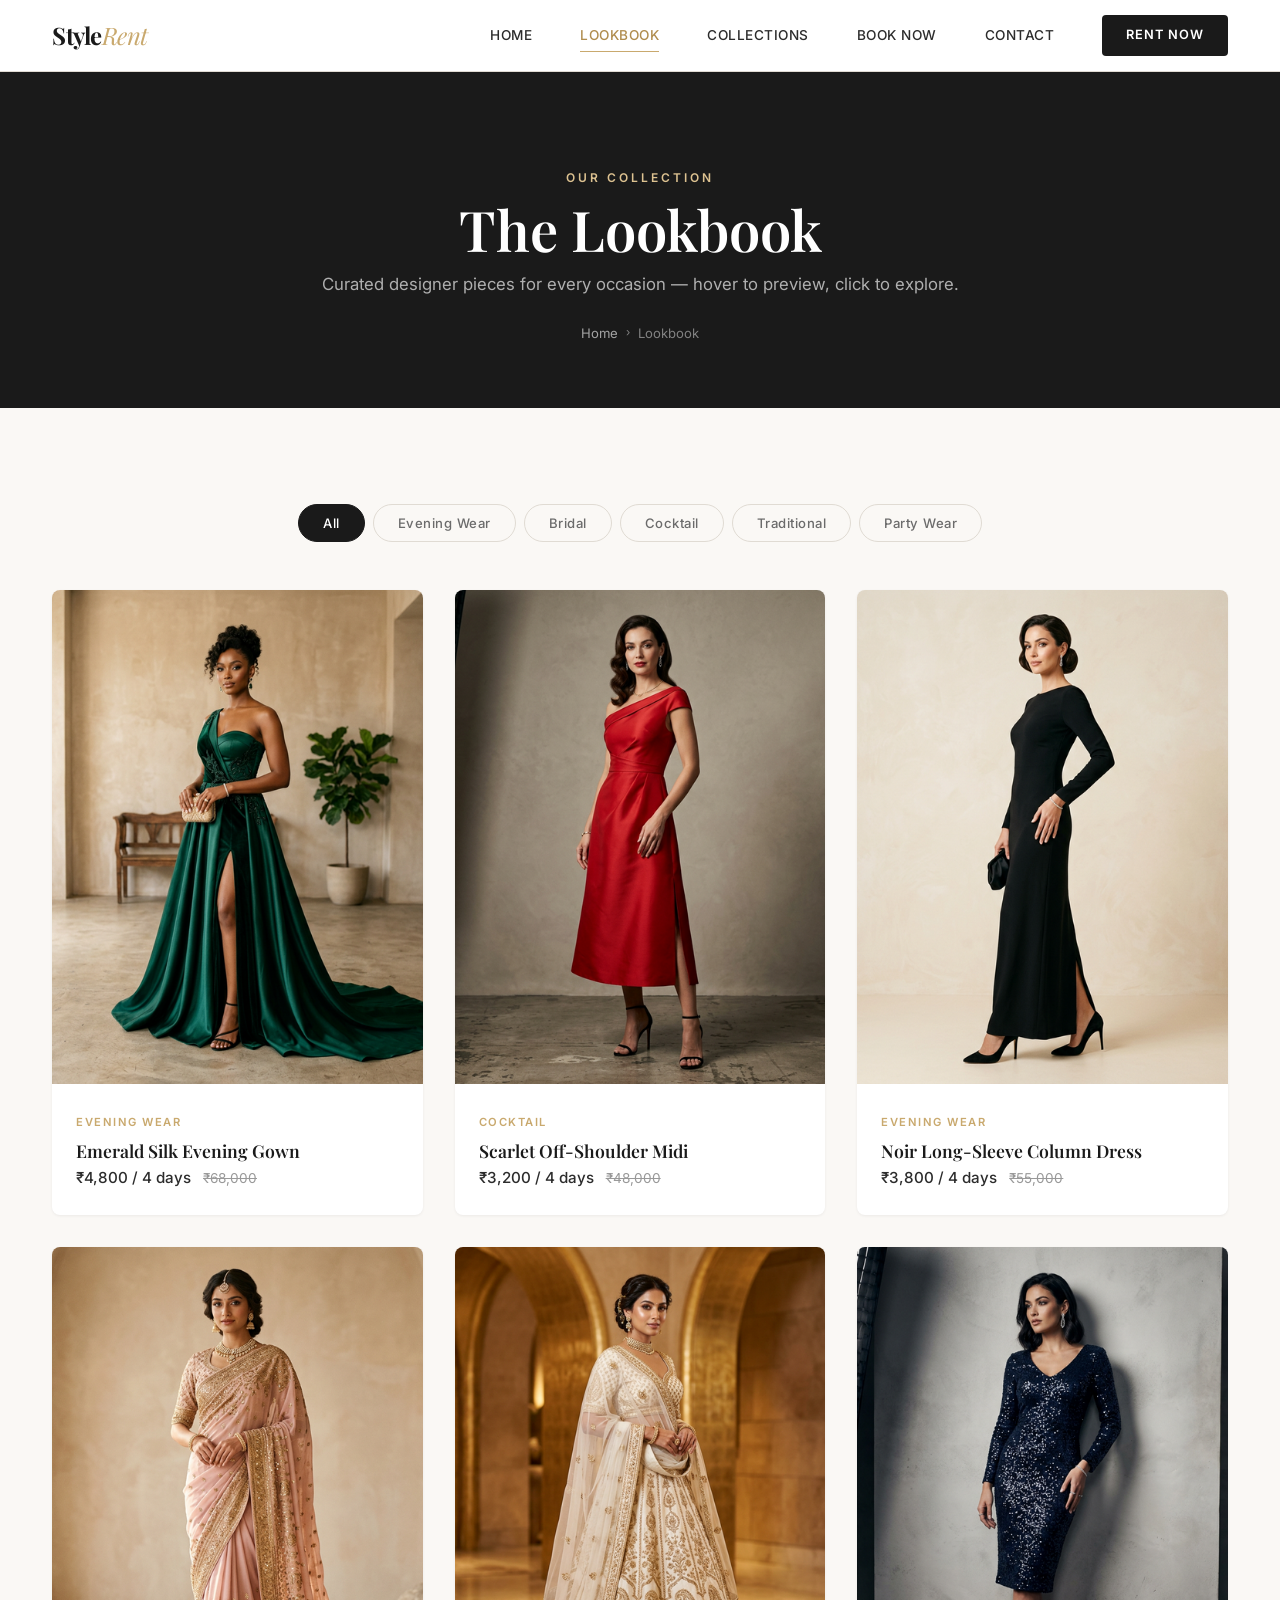
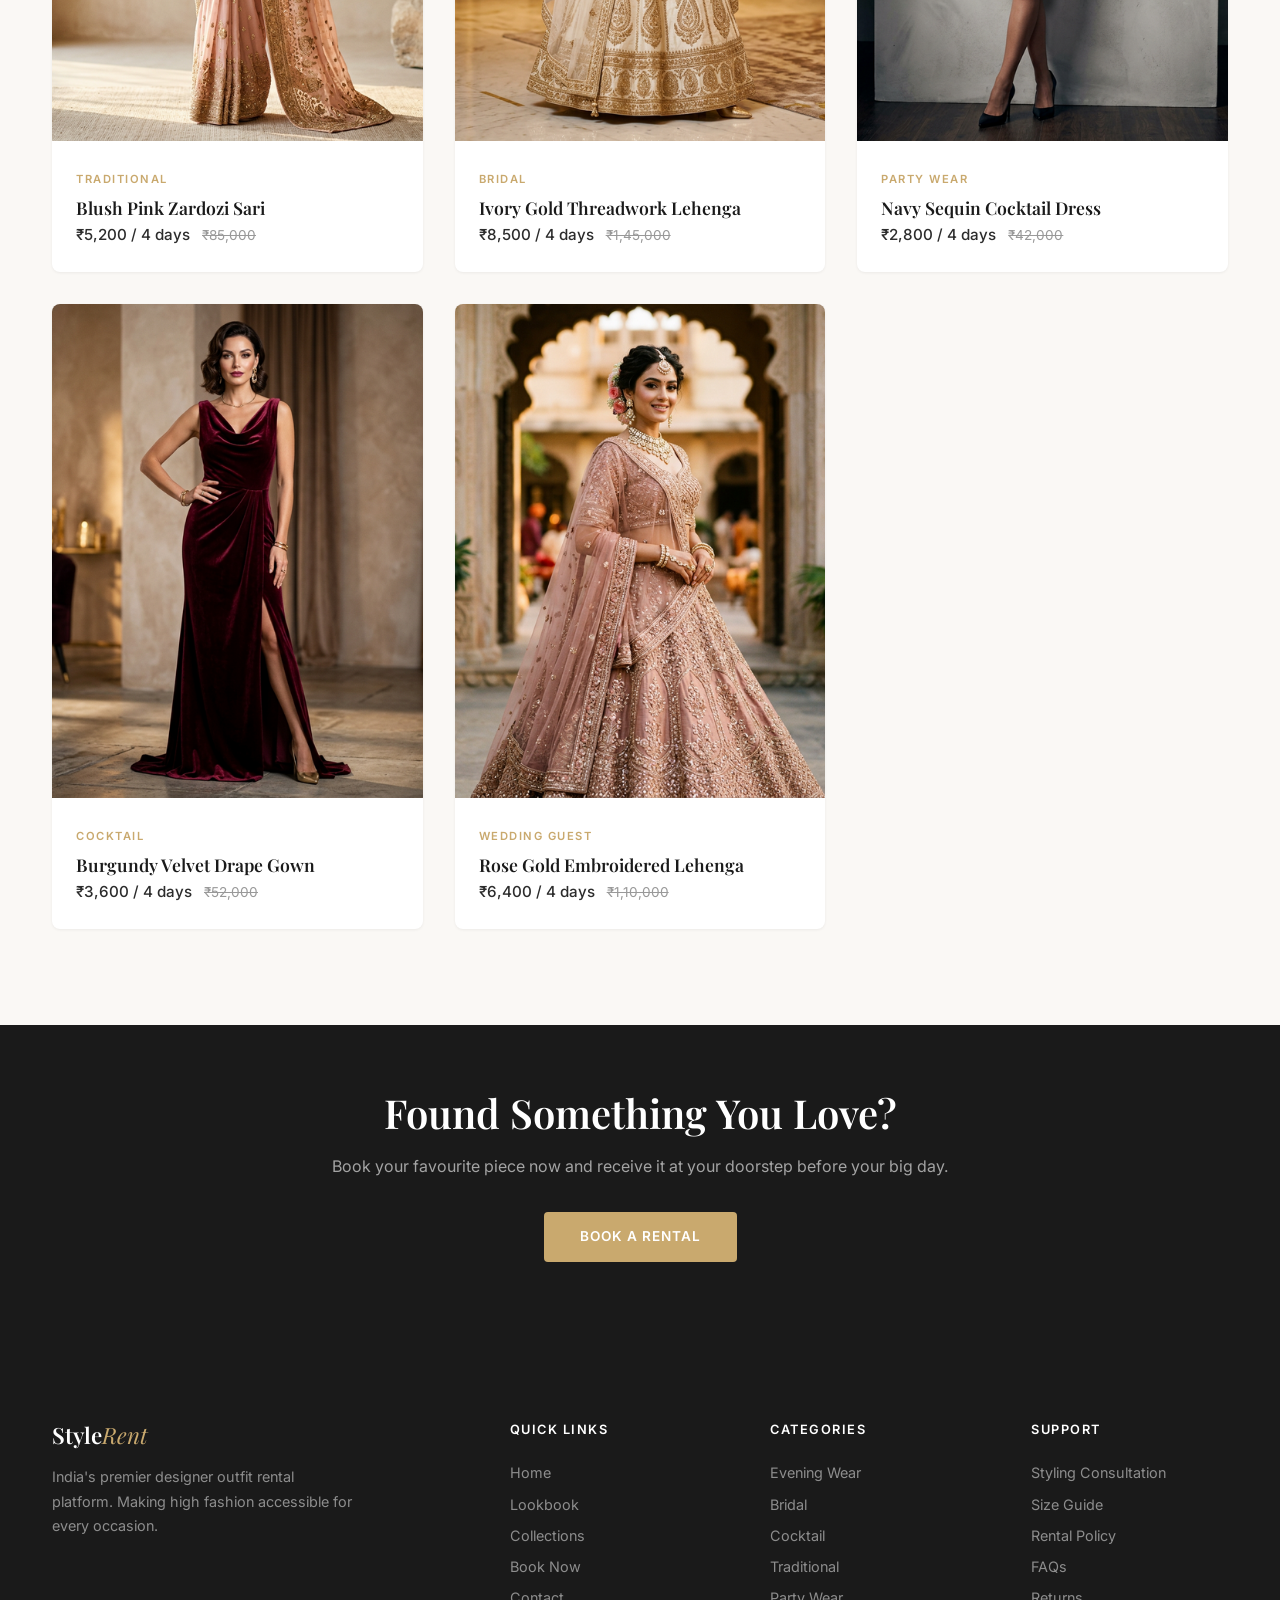
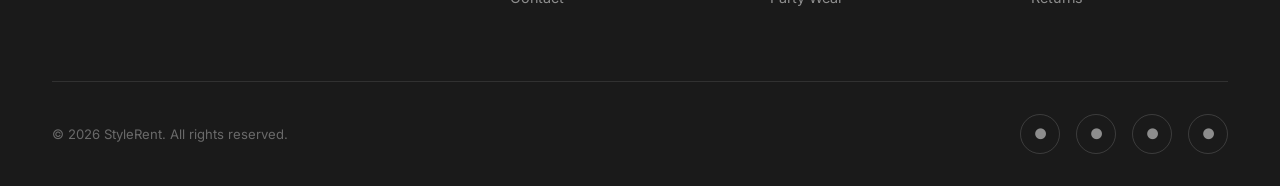
<file: lookbook.html>
<!DOCTYPE html>
<html lang="en">

<head>
    <meta charset="UTF-8">
    <meta name="viewport" content="width=device-width, initial-scale=1.0">
    <meta name="description"
        content="StyleRent Lookbook — Browse our curated gallery of designer outfits. Filter by category and discover your next look.">
    <title>Lookbook — StyleRent</title>
    <link rel="stylesheet" href="style.css">
</head>

<body>

    <!-- Navigation -->
    <nav class="navbar" id="navbar">
        <div class="nav-inner">
            <a href="index.html" class="nav-brand">
                <h1>Style<span>Rent</span></h1>
            </a>
            <div class="nav-links" id="navLinks">
                <a href="index.html">Home</a>
                <a href="lookbook.html">Lookbook</a>
                <a href="product.html">Collections</a>
                <a href="booking.html">Book Now</a>
                <a href="contact.html">Contact</a>
                <a href="booking.html" class="nav-cta">Rent Now</a>
            </div>
            <div class="nav-toggle" id="navToggle">
                <span></span>
                <span></span>
                <span></span>
            </div>
        </div>
    </nav>

    <!-- Page Header -->
    <header class="page-header">
        <div class="container">
            <span class="section-label">Our Collection</span>
            <h1>The Lookbook</h1>
            <p>Curated designer pieces for every occasion — hover to preview, click to explore.</p>
            <div class="breadcrumb">
                <a href="index.html">Home</a>
                <span class="separator">&#8250;</span>
                <span>Lookbook</span>
            </div>
        </div>
    </header>

    <!-- Gallery Section -->
    <section>
        <div class="container">
            <!-- Filter Tabs -->
            <div class="filter-tabs reveal">
                <button class="filter-tab active" data-category="all">All</button>
                <button class="filter-tab" data-category="evening">Evening Wear</button>
                <button class="filter-tab" data-category="bridal">Bridal</button>
                <button class="filter-tab" data-category="cocktail">Cocktail</button>
                <button class="filter-tab" data-category="traditional">Traditional</button>
                <button class="filter-tab" data-category="party">Party Wear</button>
            </div>

            <!-- Gallery Grid -->
            <div class="gallery-grid">
                <!-- Item 1 -->
                <div class="card gallery-item reveal" data-category="evening">
                    <div class="card-img-wrap">
                        <img src="images/fashion-1.png" alt="Emerald Green Evening Gown">
                        <div class="card-img-overlay">
                            <a href="product.html" class="btn btn-sm btn-gold">View Details</a>
                        </div>
                    </div>
                    <div class="card-body">
                        <span class="card-tag">Evening Wear</span>
                        <h4 class="card-title">Emerald Silk Evening Gown</h4>
                        <p class="card-price">₹4,800 / 4 days <span class="original">₹68,000</span></p>
                    </div>
                </div>

                <!-- Item 2 -->
                <div class="card gallery-item reveal" data-category="cocktail">
                    <div class="card-img-wrap">
                        <img src="images/fashion-2.png" alt="Red Cocktail Dress">
                        <div class="card-img-overlay">
                            <a href="product.html" class="btn btn-sm btn-gold">View Details</a>
                        </div>
                    </div>
                    <div class="card-body">
                        <span class="card-tag">Cocktail</span>
                        <h4 class="card-title">Scarlet Off-Shoulder Midi</h4>
                        <p class="card-price">₹3,200 / 4 days <span class="original">₹48,000</span></p>
                    </div>
                </div>

                <!-- Item 3 -->
                <div class="card gallery-item reveal" data-category="evening">
                    <div class="card-img-wrap">
                        <img src="images/fashion-3.png" alt="Classic Black Evening Dress">
                        <div class="card-img-overlay">
                            <a href="product.html" class="btn btn-sm btn-gold">View Details</a>
                        </div>
                    </div>
                    <div class="card-body">
                        <span class="card-tag">Evening Wear</span>
                        <h4 class="card-title">Noir Long-Sleeve Column Dress</h4>
                        <p class="card-price">₹3,800 / 4 days <span class="original">₹55,000</span></p>
                    </div>
                </div>

                <!-- Item 4 -->
                <div class="card gallery-item reveal" data-category="traditional">
                    <div class="card-img-wrap">
                        <img src="images/fashion-4.png" alt="Blush Pink Sari">
                        <div class="card-img-overlay">
                            <a href="product.html" class="btn btn-sm btn-gold">View Details</a>
                        </div>
                    </div>
                    <div class="card-body">
                        <span class="card-tag">Traditional</span>
                        <h4 class="card-title">Blush Pink Zardozi Sari</h4>
                        <p class="card-price">₹5,200 / 4 days <span class="original">₹85,000</span></p>
                    </div>
                </div>

                <!-- Item 5 -->
                <div class="card gallery-item reveal" data-category="bridal">
                    <div class="card-img-wrap">
                        <img src="images/fashion-5.png" alt="Ivory Gold Lehenga">
                        <div class="card-img-overlay">
                            <a href="product.html" class="btn btn-sm btn-gold">View Details</a>
                        </div>
                    </div>
                    <div class="card-body">
                        <span class="card-tag">Bridal</span>
                        <h4 class="card-title">Ivory Gold Threadwork Lehenga</h4>
                        <p class="card-price">₹8,500 / 4 days <span class="original">₹1,45,000</span></p>
                    </div>
                </div>

                <!-- Item 6 -->
                <div class="card gallery-item reveal" data-category="party">
                    <div class="card-img-wrap">
                        <img src="images/fashion-6.png" alt="Navy Sequin Dress">
                        <div class="card-img-overlay">
                            <a href="product.html" class="btn btn-sm btn-gold">View Details</a>
                        </div>
                    </div>
                    <div class="card-body">
                        <span class="card-tag">Party Wear</span>
                        <h4 class="card-title">Navy Sequin Cocktail Dress</h4>
                        <p class="card-price">₹2,800 / 4 days <span class="original">₹42,000</span></p>
                    </div>
                </div>

                <!-- Item 7 -->
                <div class="card gallery-item reveal" data-category="cocktail">
                    <div class="card-img-wrap">
                        <img src="images/fashion-7.png" alt="Burgundy Velvet Gown">
                        <div class="card-img-overlay">
                            <a href="product.html" class="btn btn-sm btn-gold">View Details</a>
                        </div>
                    </div>
                    <div class="card-body">
                        <span class="card-tag">Cocktail</span>
                        <h4 class="card-title">Burgundy Velvet Drape Gown</h4>
                        <p class="card-price">₹3,600 / 4 days <span class="original">₹52,000</span></p>
                    </div>
                </div>

                <!-- Item 8 -->
                <div class="card gallery-item reveal" data-category="bridal">
                    <div class="card-img-wrap">
                        <img src="images/fashion-8.png" alt="Rose Gold Lehenga">
                        <div class="card-img-overlay">
                            <a href="product.html" class="btn btn-sm btn-gold">View Details</a>
                        </div>
                    </div>
                    <div class="card-body">
                        <span class="card-tag">Wedding Guest</span>
                        <h4 class="card-title">Rose Gold Embroidered Lehenga</h4>
                        <p class="card-price">₹6,400 / 4 days <span class="original">₹1,10,000</span></p>
                    </div>
                </div>
            </div>
        </div>
    </section>

    <!-- CTA Banner -->
    <section style="background: var(--color-primary); text-align: center; padding: var(--space-3xl) 0;">
        <div class="container">
            <h2 style="color: var(--color-white); margin-bottom: var(--space-md);" class="reveal">Found Something You
                Love?</h2>
            <p style="color: rgba(255,255,255,0.6); margin-bottom: var(--space-xl);" class="reveal">Book your favourite
                piece now and receive it at your doorstep before your big day.</p>
            <a href="booking.html" class="btn btn-gold reveal">Book a Rental</a>
        </div>
    </section>

    <!-- Footer -->
    <footer class="footer">
        <div class="container">
            <div class="footer-grid">
                <div class="footer-brand">
                    <h3>Style<span>Rent</span></h3>
                    <p>India's premier designer outfit rental platform. Making high fashion accessible for every
                        occasion.</p>
                </div>
                <div class="footer-col">
                    <h5>Quick Links</h5>
                    <a href="index.html">Home</a>
                    <a href="lookbook.html">Lookbook</a>
                    <a href="product.html">Collections</a>
                    <a href="booking.html">Book Now</a>
                    <a href="contact.html">Contact</a>
                </div>
                <div class="footer-col">
                    <h5>Categories</h5>
                    <a href="lookbook.html">Evening Wear</a>
                    <a href="lookbook.html">Bridal</a>
                    <a href="lookbook.html">Cocktail</a>
                    <a href="lookbook.html">Traditional</a>
                    <a href="lookbook.html">Party Wear</a>
                </div>
                <div class="footer-col">
                    <h5>Support</h5>
                    <a href="contact.html">Styling Consultation</a>
                    <a href="contact.html">Size Guide</a>
                    <a href="contact.html">Rental Policy</a>
                    <a href="contact.html">FAQs</a>
                    <a href="contact.html">Returns</a>
                </div>
            </div>
            <div class="footer-bottom">
                <p>&copy; 2026 StyleRent. All rights reserved.</p>
                <div class="footer-socials">
                    <a href="#" aria-label="Instagram">&#9679;</a>
                    <a href="#" aria-label="Facebook">&#9679;</a>
                    <a href="#" aria-label="Pinterest">&#9679;</a>
                    <a href="#" aria-label="Twitter">&#9679;</a>
                </div>
            </div>
        </div>
    </footer>

    <script src="script.js"></script>
</body>

</html>
</file>
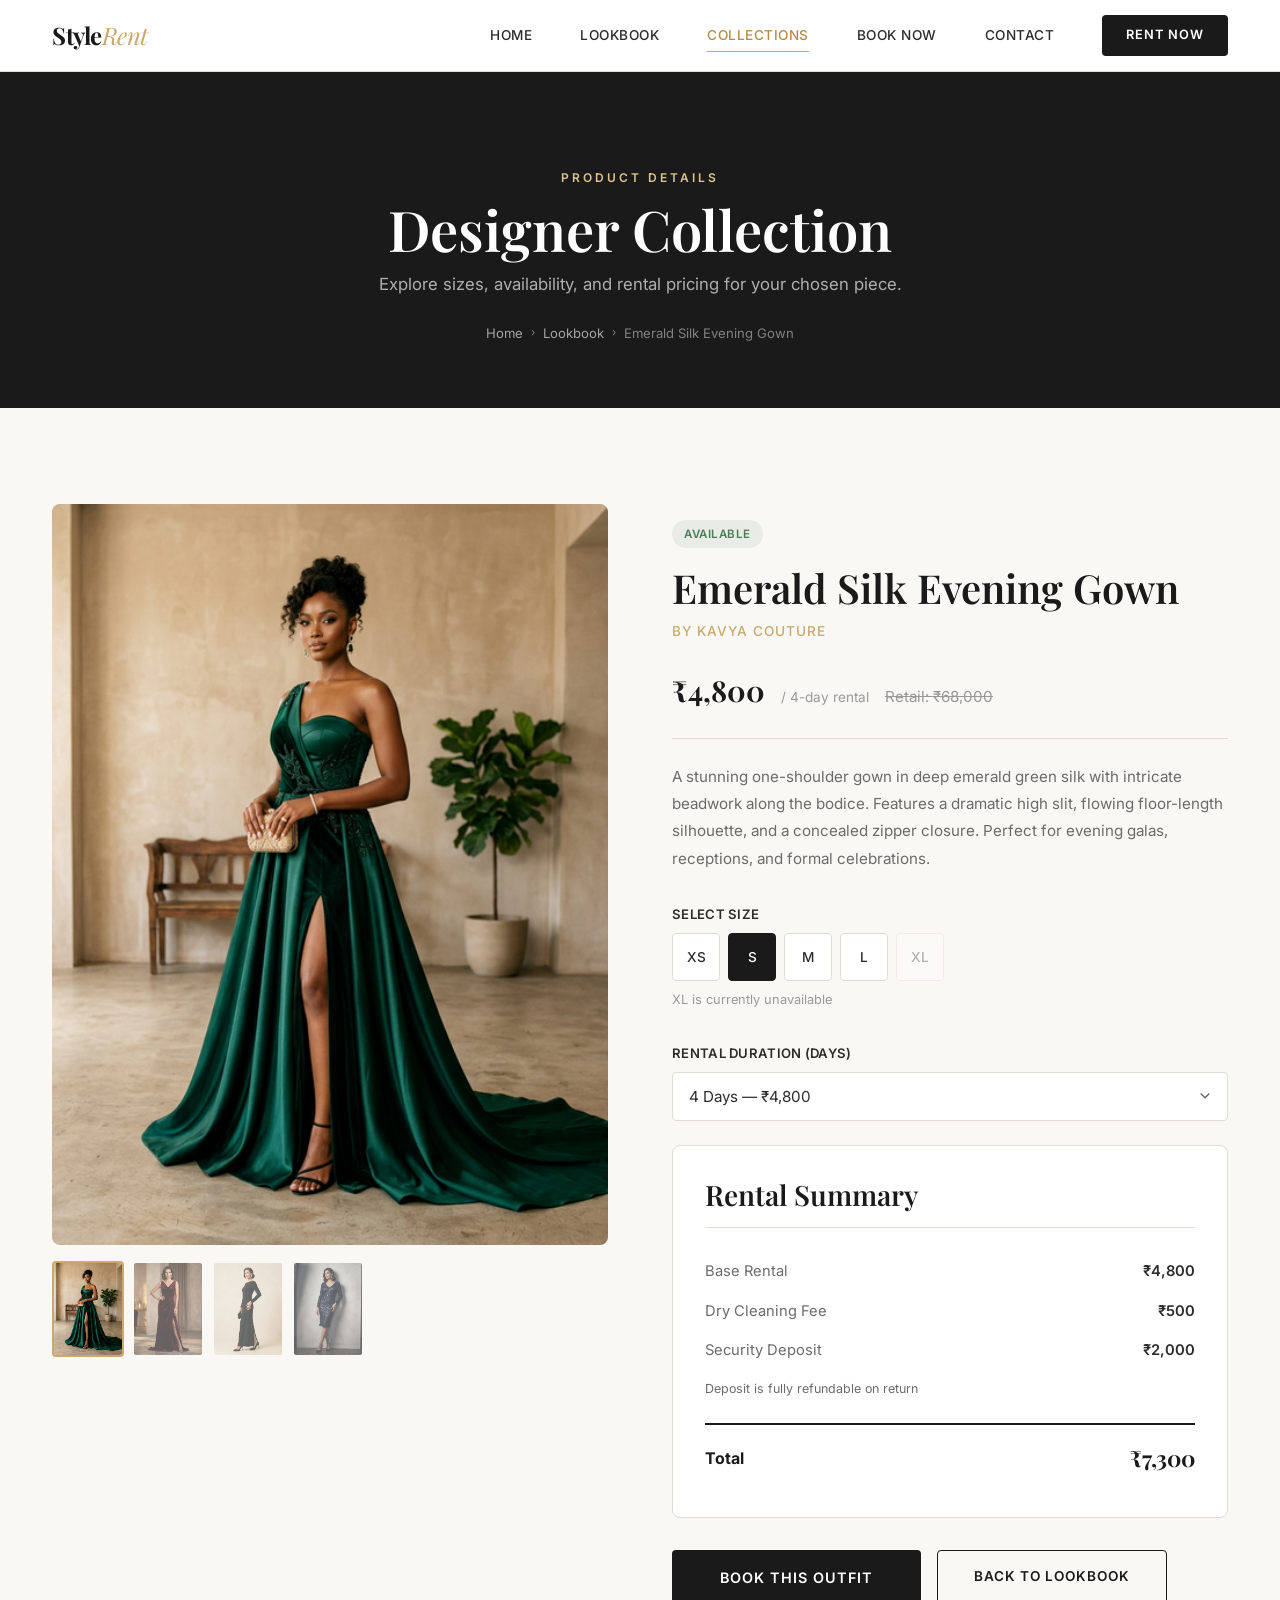
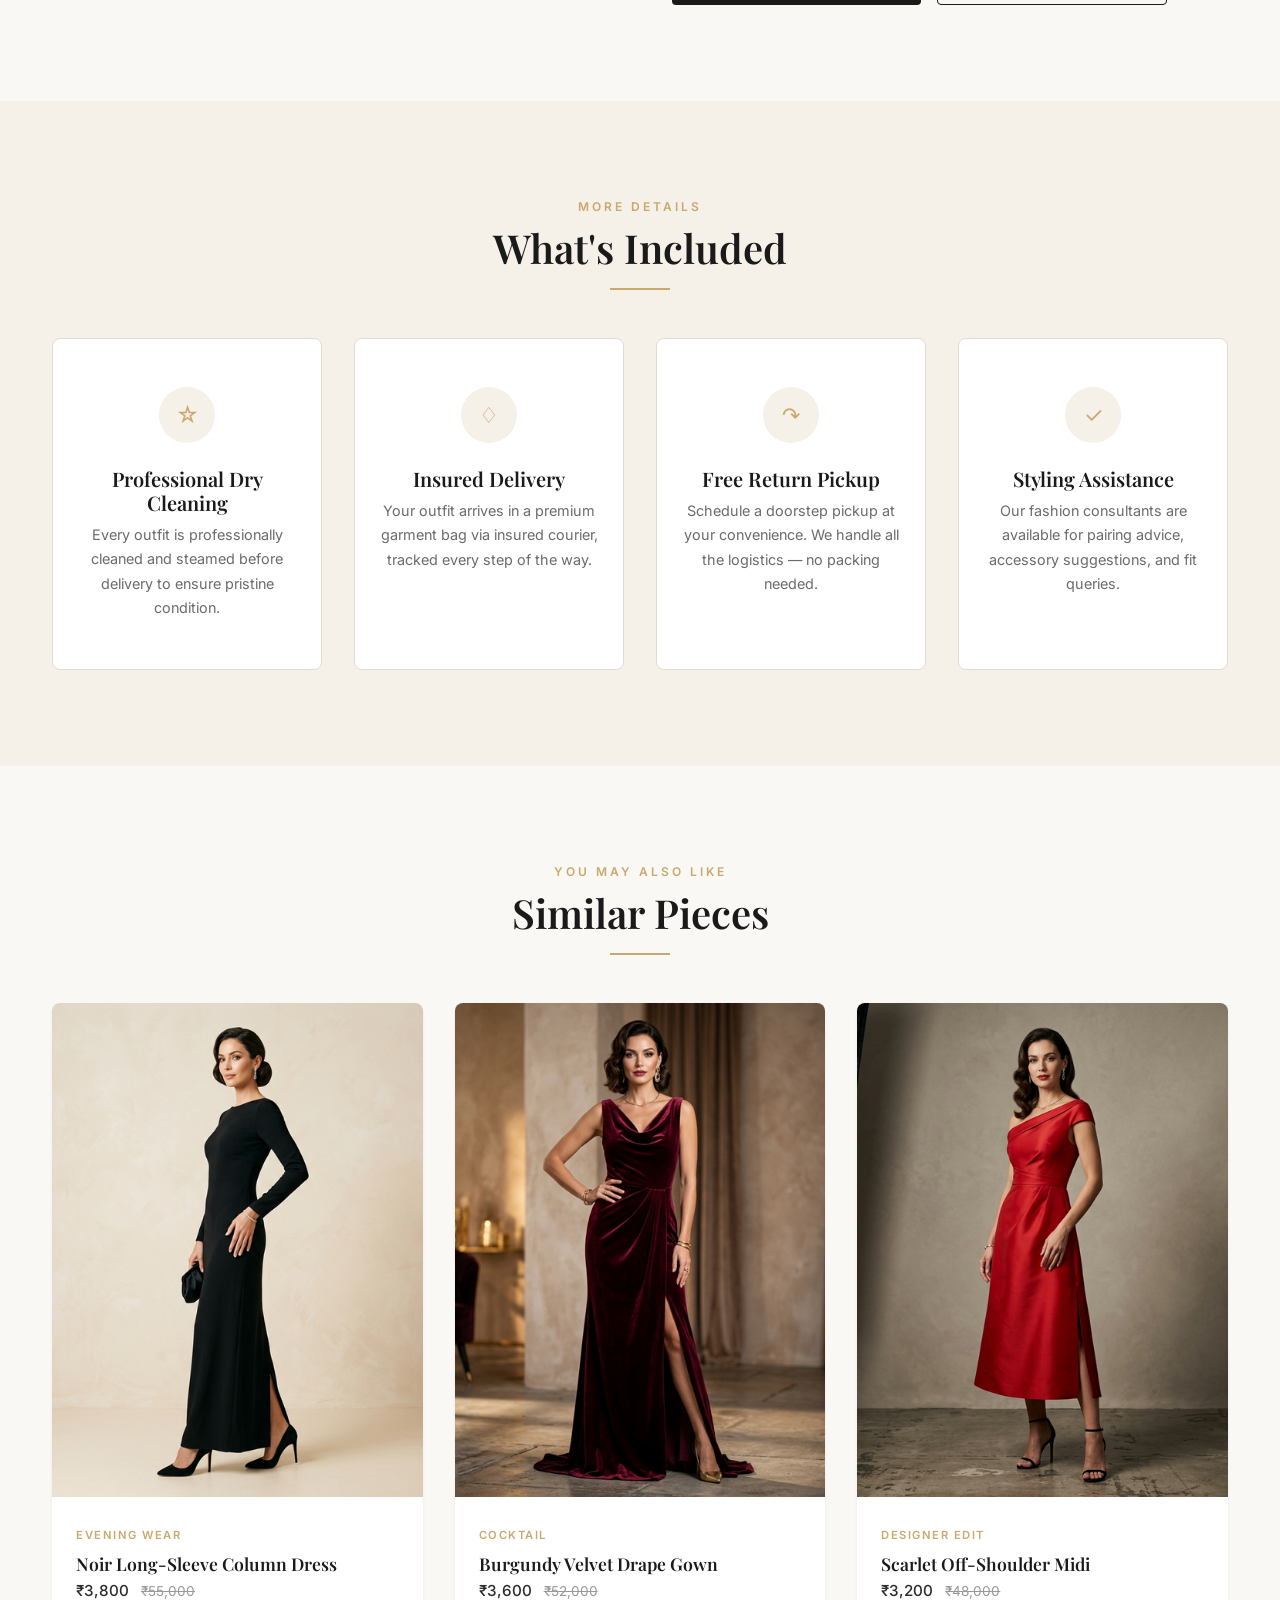
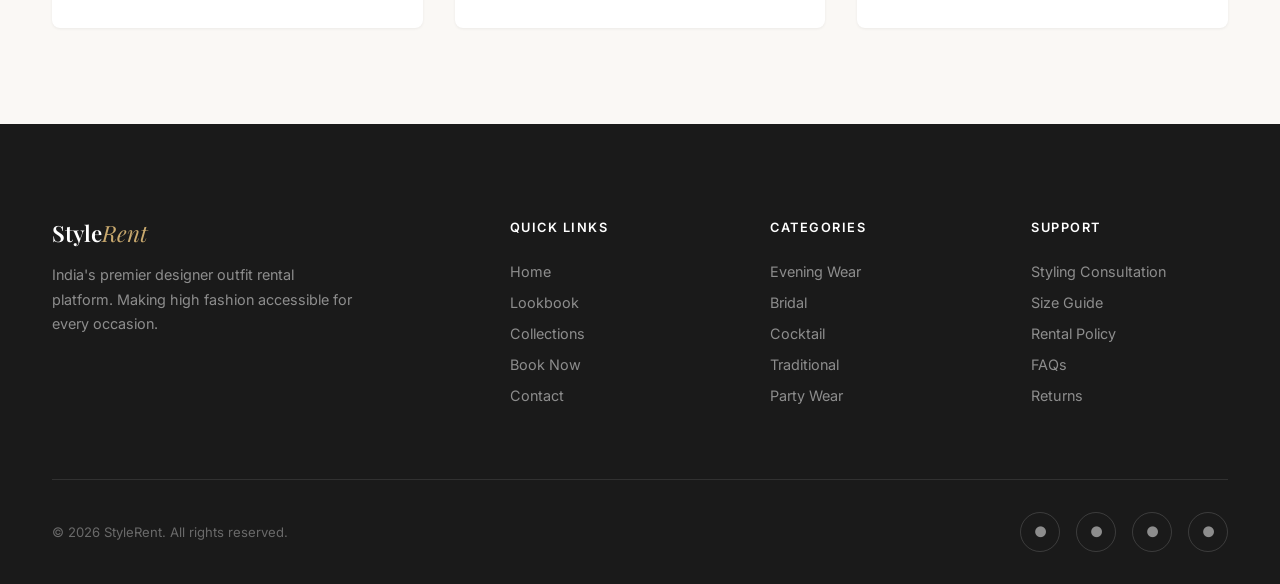
<file: product.html>
<!DOCTYPE html>
<html lang="en">

<head>
    <meta charset="UTF-8">
    <meta name="viewport" content="width=device-width, initial-scale=1.0">
    <meta name="description"
        content="Emerald Silk Evening Gown — Select your size, check availability, and calculate rental pricing at StyleRent.">
    <title>Emerald Silk Evening Gown — StyleRent</title>
    <link rel="stylesheet" href="style.css">
</head>

<body>

    <!-- Navigation -->
    <nav class="navbar" id="navbar">
        <div class="nav-inner">
            <a href="index.html" class="nav-brand">
                <h1>Style<span>Rent</span></h1>
            </a>
            <div class="nav-links" id="navLinks">
                <a href="index.html">Home</a>
                <a href="lookbook.html">Lookbook</a>
                <a href="product.html">Collections</a>
                <a href="booking.html">Book Now</a>
                <a href="contact.html">Contact</a>
                <a href="booking.html" class="nav-cta">Rent Now</a>
            </div>
            <div class="nav-toggle" id="navToggle">
                <span></span>
                <span></span>
                <span></span>
            </div>
        </div>
    </nav>

    <!-- Page Header -->
    <header class="page-header">
        <div class="container">
            <span class="section-label">Product Details</span>
            <h1>Designer Collection</h1>
            <p>Explore sizes, availability, and rental pricing for your chosen piece.</p>
            <div class="breadcrumb">
                <a href="index.html">Home</a>
                <span class="separator">&#8250;</span>
                <a href="lookbook.html">Lookbook</a>
                <span class="separator">&#8250;</span>
                <span>Emerald Silk Evening Gown</span>
            </div>
        </div>
    </header>

    <!-- Product Detail Section -->
    <section>
        <div class="container">
            <div class="product-grid">
                <!-- Product Images -->
                <div>
                    <div class="product-image-main reveal">
                        <img src="images/fashion-1.png" alt="Emerald Silk Evening Gown" id="mainProductImage">
                    </div>
                    <div class="product-thumbnails reveal">
                        <img src="images/fashion-1.png" alt="View 1" class="active" data-full="images/fashion-1.png">
                        <img src="images/fashion-7.png" alt="Detail View" data-full="images/fashion-7.png">
                        <img src="images/fashion-3.png" alt="Back View" data-full="images/fashion-3.png">
                        <img src="images/fashion-6.png" alt="Styled Look" data-full="images/fashion-6.png">
                    </div>
                </div>

                <!-- Product Info -->
                <div class="product-info">
                    <span class="badge badge-available reveal">Available</span>
                    <h2 class="reveal" style="margin-top: var(--space-md);">Emerald Silk Evening Gown</h2>
                    <p class="product-designer reveal">By Kavya Couture</p>

                    <div class="product-price-block reveal">
                        <span class="product-price">₹4,800</span>
                        <span class="product-price-label">/ 4-day rental</span>
                        <span class="product-retail">Retail: ₹68,000</span>
                    </div>

                    <p class="product-description reveal">
                        A stunning one-shoulder gown in deep emerald green silk with intricate beadwork along the
                        bodice.
                        Features a dramatic high slit, flowing floor-length silhouette, and a concealed zipper closure.
                        Perfect for evening galas, receptions, and formal celebrations.
                    </p>

                    <!-- Size Selector -->
                    <div class="size-selector reveal">
                        <label
                            style="font-size: 0.82rem; font-weight: 600; letter-spacing: 0.3px; text-transform: uppercase; display: block; margin-bottom: var(--space-sm);">Select
                            Size</label>
                        <div class="size-options">
                            <button class="size-option" data-size="XS">XS</button>
                            <button class="size-option active" data-size="S">S</button>
                            <button class="size-option" data-size="M">M</button>
                            <button class="size-option" data-size="L">L</button>
                            <button class="size-option disabled" data-size="XL">XL</button>
                        </div>
                        <p style="font-size: 0.8rem; color: var(--color-text-muted); margin-top: var(--space-sm);">XL is
                            currently unavailable</p>
                    </div>

                    <!-- Rental Duration Input -->
                    <div class="form-group reveal">
                        <label for="rentalDuration">Rental Duration (Days)</label>
                        <select class="form-control" id="rentalDuration">
                            <option value="2">2 Days — ₹2,400</option>
                            <option value="4" selected>4 Days — ₹4,800</option>
                            <option value="7">7 Days — ₹8,400</option>
                            <option value="10">10 Days — ₹12,000</option>
                            <option value="14">14 Days — ₹16,800</option>
                        </select>
                    </div>

                    <!-- Price Display -->
                    <div class="booking-summary reveal">
                        <h3>Rental Summary</h3>
                        <div class="summary-row">
                            <span class="label">Base Rental</span>
                            <span class="value" id="productRental">₹4,800</span>
                        </div>
                        <div class="summary-row">
                            <span class="label">Dry Cleaning Fee</span>
                            <span class="value">₹500</span>
                        </div>
                        <div class="summary-row">
                            <span class="label">Security Deposit</span>
                            <span class="value">₹2,000</span>
                        </div>
                        <div class="summary-row" style="font-size: 0.78rem; color: var(--color-text-muted);">
                            <span class="label">Deposit is fully refundable on return</span>
                            <span class="value"></span>
                        </div>
                        <div class="summary-row summary-total">
                            <span class="label">Total</span>
                            <span class="value" id="productTotal">₹7,300</span>
                        </div>
                    </div>

                    <div style="margin-top: var(--space-xl); display: flex; gap: var(--space-md); flex-wrap: wrap;"
                        class="reveal">
                        <a href="booking.html" class="btn btn-primary btn-lg">Book This Outfit</a>
                        <a href="lookbook.html" class="btn btn-secondary">Back to Lookbook</a>
                    </div>
                </div>
            </div>
        </div>
    </section>

    <!-- Product Details Tabs / Additional Info -->
    <section style="background: var(--color-cream);">
        <div class="container">
            <div class="text-center">
                <span class="section-label reveal">More Details</span>
                <h2 class="section-title reveal">What's Included</h2>
                <div class="divider reveal"></div>
            </div>

            <div class="features-row" style="margin-top: var(--space-2xl);">
                <div class="feature-card reveal">
                    <div class="feature-icon">&#9734;</div>
                    <h4>Professional Dry Cleaning</h4>
                    <p>Every outfit is professionally cleaned and steamed before delivery to ensure pristine condition.
                    </p>
                </div>
                <div class="feature-card reveal">
                    <div class="feature-icon">&#9826;</div>
                    <h4>Insured Delivery</h4>
                    <p>Your outfit arrives in a premium garment bag via insured courier, tracked every step of the way.
                    </p>
                </div>
                <div class="feature-card reveal">
                    <div class="feature-icon">&#8631;</div>
                    <h4>Free Return Pickup</h4>
                    <p>Schedule a doorstep pickup at your convenience. We handle all the logistics — no packing needed.
                    </p>
                </div>
                <div class="feature-card reveal">
                    <div class="feature-icon">&#10003;</div>
                    <h4>Styling Assistance</h4>
                    <p>Our fashion consultants are available for pairing advice, accessory suggestions, and fit queries.
                    </p>
                </div>
            </div>
        </div>
    </section>

    <!-- Related / You May Also Like -->
    <section>
        <div class="container">
            <div class="text-center">
                <span class="section-label reveal">You May Also Like</span>
                <h2 class="section-title reveal">Similar Pieces</h2>
                <div class="divider reveal"></div>
            </div>

            <div class="gallery-grid" style="margin-top: var(--space-2xl);">
                <div class="card reveal">
                    <div class="card-img-wrap">
                        <img src="images/fashion-3.png" alt="Black Column Dress">
                        <div class="card-img-overlay">
                            <a href="product.html" class="btn btn-sm btn-gold">View Details</a>
                        </div>
                    </div>
                    <div class="card-body">
                        <span class="card-tag">Evening Wear</span>
                        <h4 class="card-title">Noir Long-Sleeve Column Dress</h4>
                        <p class="card-price">₹3,800 <span class="original">₹55,000</span></p>
                    </div>
                </div>

                <div class="card reveal">
                    <div class="card-img-wrap">
                        <img src="images/fashion-7.png" alt="Burgundy Velvet Gown">
                        <div class="card-img-overlay">
                            <a href="product.html" class="btn btn-sm btn-gold">View Details</a>
                        </div>
                    </div>
                    <div class="card-body">
                        <span class="card-tag">Cocktail</span>
                        <h4 class="card-title">Burgundy Velvet Drape Gown</h4>
                        <p class="card-price">₹3,600 <span class="original">₹52,000</span></p>
                    </div>
                </div>

                <div class="card reveal">
                    <div class="card-img-wrap">
                        <img src="images/fashion-2.png" alt="Red Cocktail Dress">
                        <div class="card-img-overlay">
                            <a href="product.html" class="btn btn-sm btn-gold">View Details</a>
                        </div>
                    </div>
                    <div class="card-body">
                        <span class="card-tag">Designer Edit</span>
                        <h4 class="card-title">Scarlet Off-Shoulder Midi</h4>
                        <p class="card-price">₹3,200 <span class="original">₹48,000</span></p>
                    </div>
                </div>
            </div>
        </div>
    </section>

    <!-- Footer -->
    <footer class="footer">
        <div class="container">
            <div class="footer-grid">
                <div class="footer-brand">
                    <h3>Style<span>Rent</span></h3>
                    <p>India's premier designer outfit rental platform. Making high fashion accessible for every
                        occasion.</p>
                </div>
                <div class="footer-col">
                    <h5>Quick Links</h5>
                    <a href="index.html">Home</a>
                    <a href="lookbook.html">Lookbook</a>
                    <a href="product.html">Collections</a>
                    <a href="booking.html">Book Now</a>
                    <a href="contact.html">Contact</a>
                </div>
                <div class="footer-col">
                    <h5>Categories</h5>
                    <a href="lookbook.html">Evening Wear</a>
                    <a href="lookbook.html">Bridal</a>
                    <a href="lookbook.html">Cocktail</a>
                    <a href="lookbook.html">Traditional</a>
                    <a href="lookbook.html">Party Wear</a>
                </div>
                <div class="footer-col">
                    <h5>Support</h5>
                    <a href="contact.html">Styling Consultation</a>
                    <a href="contact.html">Size Guide</a>
                    <a href="contact.html">Rental Policy</a>
                    <a href="contact.html">FAQs</a>
                    <a href="contact.html">Returns</a>
                </div>
            </div>
            <div class="footer-bottom">
                <p>&copy; 2026 StyleRent. All rights reserved.</p>
                <div class="footer-socials">
                    <a href="#" aria-label="Instagram">&#9679;</a>
                    <a href="#" aria-label="Facebook">&#9679;</a>
                    <a href="#" aria-label="Pinterest">&#9679;</a>
                    <a href="#" aria-label="Twitter">&#9679;</a>
                </div>
            </div>
        </div>
    </footer>

    <script src="script.js"></script>
    <script>
        // Product page specific — rental duration price update
        const rentalDurationSelect = document.getElementById('rentalDuration');
        const productRentalEl = document.getElementById('productRental');
        const productTotalEl = document.getElementById('productTotal');
        const dailyRate = 1200;
        const cleaningFee = 500;
        const deposit = 2000;

        if (rentalDurationSelect) {
            rentalDurationSelect.addEventListener('change', () => {
                const days = parseInt(rentalDurationSelect.value, 10);
                const rental = days * dailyRate;
                const total = rental + cleaningFee + deposit;
                if (productRentalEl) productRentalEl.textContent = '₹' + rental.toLocaleString('en-IN');
                if (productTotalEl) productTotalEl.textContent = '₹' + total.toLocaleString('en-IN');
            });
        }
    </script>
</body>

</html>
</file>
<file: style.css>
/* ================================================
   StyleRent — Global Design System
   Premium Fashion Rental Platform
   ================================================ */

/* ---------- Google Fonts ---------- */
@import url('https://fonts.googleapis.com/css2?family=Playfair+Display:ital,wght@0,400;0,500;0,600;0,700;1,400;1,500&family=Inter:wght@300;400;500;600;700&display=swap');

/* ---------- CSS Custom Properties ---------- */
:root {
  /* Colors — warm luxury palette, NO purple */
  --color-primary: #1a1a1a;
  --color-primary-light: #2d2d2d;
  --color-secondary: #c9a96e;
  --color-secondary-light: #ddc291;
  --color-secondary-dark: #b08d4f;
  --color-accent: #8b6f47;
  --color-white: #ffffff;
  --color-off-white: #faf8f5;
  --color-cream: #f5f0e8;
  --color-warm-gray: #e8e3db;
  --color-text: #2c2c2c;
  --color-text-light: #6b6b6b;
  --color-text-muted: #999999;
  --color-border: #e0dbd3;
  --color-success: #4a7c59;
  --color-error: #c44536;
  --color-rose: #c4727f;
  --color-emerald: #2d6a4f;
  --color-navy: #1b2838;

  /* Typography */
  --font-heading: 'Playfair Display', 'Georgia', serif;
  --font-body: 'Inter', -apple-system, BlinkMacSystemFont, 'Segoe UI', sans-serif;

  /* Spacing */
  --space-xs: 0.25rem;
  --space-sm: 0.5rem;
  --space-md: 1rem;
  --space-lg: 1.5rem;
  --space-xl: 2rem;
  --space-2xl: 3rem;
  --space-3xl: 4rem;
  --space-4xl: 6rem;

  /* Borders */
  --radius-sm: 4px;
  --radius-md: 8px;
  --radius-lg: 12px;
  --radius-xl: 16px;

  /* Shadows */
  --shadow-sm: 0 1px 3px rgba(0,0,0,0.06);
  --shadow-md: 0 4px 12px rgba(0,0,0,0.08);
  --shadow-lg: 0 8px 30px rgba(0,0,0,0.1);
  --shadow-xl: 0 16px 50px rgba(0,0,0,0.12);

  /* Transitions */
  --transition-fast: 0.2s ease;
  --transition-base: 0.3s ease;
  --transition-slow: 0.5s ease;

  /* Layout */
  --container-max: 1240px;
  --nav-height: 72px;
}

/* ---------- Reset ---------- */
*,
*::before,
*::after {
  margin: 0;
  padding: 0;
  box-sizing: border-box;
}

html {
  scroll-behavior: smooth;
  font-size: 16px;
  -webkit-font-smoothing: antialiased;
  -moz-osx-font-smoothing: grayscale;
}

body {
  font-family: var(--font-body);
  color: var(--color-text);
  background-color: var(--color-off-white);
  line-height: 1.6;
  overflow-x: hidden;
}

img {
  max-width: 100%;
  height: auto;
  display: block;
}

a {
  text-decoration: none;
  color: inherit;
  transition: color var(--transition-fast);
}

ul, ol {
  list-style: none;
}

button {
  cursor: pointer;
  border: none;
  background: none;
  font-family: var(--font-body);
}

input, select, textarea {
  font-family: var(--font-body);
  font-size: 0.95rem;
}

/* ---------- Typography ---------- */
h1, h2, h3, h4, h5 {
  font-family: var(--font-heading);
  font-weight: 600;
  line-height: 1.2;
  color: var(--color-primary);
}

h1 { font-size: clamp(2rem, 5vw, 3.5rem); }
h2 { font-size: clamp(1.6rem, 3.5vw, 2.5rem); }
h3 { font-size: clamp(1.2rem, 2.5vw, 1.75rem); }
h4 { font-size: 1.25rem; }
h5 { font-size: 1.1rem; }

p {
  color: var(--color-text-light);
  line-height: 1.7;
}

.section-label {
  font-family: var(--font-body);
  font-size: 0.75rem;
  font-weight: 600;
  letter-spacing: 3px;
  text-transform: uppercase;
  color: var(--color-secondary);
  margin-bottom: var(--space-sm);
  display: block;
}

.section-title {
  margin-bottom: var(--space-md);
}

.section-subtitle {
  font-size: 1.05rem;
  color: var(--color-text-light);
  max-width: 560px;
  margin: 0 auto var(--space-2xl);
  line-height: 1.7;
}

/* ---------- Layout ---------- */
.container {
  width: 100%;
  max-width: var(--container-max);
  margin: 0 auto;
  padding: 0 var(--space-xl);
}

section {
  padding: var(--space-4xl) 0;
}

.text-center { text-align: center; }

/* ---------- Navigation ---------- */
.navbar {
  position: fixed;
  top: 0;
  left: 0;
  right: 0;
  height: var(--nav-height);
  background: rgba(255, 255, 255, 0.97);
  backdrop-filter: blur(12px);
  -webkit-backdrop-filter: blur(12px);
  border-bottom: 1px solid var(--color-border);
  z-index: 1000;
  transition: box-shadow var(--transition-base);
}

.navbar.scrolled {
  box-shadow: var(--shadow-md);
}

.nav-inner {
  max-width: var(--container-max);
  margin: 0 auto;
  padding: 0 var(--space-xl);
  height: 100%;
  display: flex;
  align-items: center;
  justify-content: space-between;
}

.nav-brand {
  display: flex;
  align-items: center;
  gap: var(--space-sm);
}

.nav-brand h1 {
  font-family: var(--font-heading);
  font-size: 1.5rem;
  font-weight: 700;
  color: var(--color-primary);
  letter-spacing: -0.5px;
}

.nav-brand span {
  font-family: var(--font-heading);
  font-size: 1.5rem;
  font-weight: 400;
  font-style: italic;
  color: var(--color-secondary);
}

.nav-links {
  display: flex;
  align-items: center;
  gap: var(--space-2xl);
}

.nav-links a {
  font-size: 0.85rem;
  font-weight: 500;
  letter-spacing: 0.5px;
  text-transform: uppercase;
  color: var(--color-text);
  position: relative;
  padding: var(--space-xs) 0;
}

.nav-links a::after {
  content: '';
  position: absolute;
  bottom: -2px;
  left: 0;
  width: 0;
  height: 1.5px;
  background: var(--color-secondary);
  transition: width var(--transition-base);
}

.nav-links a:hover::after,
.nav-links a.active::after {
  width: 100%;
}

.nav-links a:hover {
  color: var(--color-secondary-dark);
}

.nav-links a.active {
  color: var(--color-secondary-dark);
}

.nav-cta {
  font-size: 0.8rem !important;
  font-weight: 600 !important;
  letter-spacing: 1px !important;
  background: var(--color-primary);
  color: var(--color-white) !important;
  padding: 10px 24px !important;
  border-radius: var(--radius-sm);
  transition: background var(--transition-fast), transform var(--transition-fast) !important;
}

.nav-cta:hover {
  background: var(--color-secondary-dark) !important;
  color: var(--color-white) !important;
  transform: translateY(-1px);
}

.nav-cta::after {
  display: none !important;
}

/* Mobile Menu Toggle */
.nav-toggle {
  display: none;
  flex-direction: column;
  gap: 5px;
  padding: 4px;
  cursor: pointer;
  z-index: 1001;
}

.nav-toggle span {
  display: block;
  width: 24px;
  height: 2px;
  background: var(--color-primary);
  transition: var(--transition-base);
  border-radius: 2px;
}

.nav-toggle.active span:nth-child(1) {
  transform: rotate(45deg) translate(5px, 5px);
}

.nav-toggle.active span:nth-child(2) {
  opacity: 0;
}

.nav-toggle.active span:nth-child(3) {
  transform: rotate(-45deg) translate(5px, -5px);
}

/* ---------- Buttons ---------- */
.btn {
  display: inline-flex;
  align-items: center;
  justify-content: center;
  gap: var(--space-sm);
  font-size: 0.85rem;
  font-weight: 600;
  letter-spacing: 1px;
  text-transform: uppercase;
  padding: 14px 36px;
  border-radius: var(--radius-sm);
  transition: all var(--transition-base);
  cursor: pointer;
  border: none;
  position: relative;
  overflow: hidden;
}

.btn-primary {
  background: var(--color-primary);
  color: var(--color-white);
}

.btn-primary:hover {
  background: var(--color-primary-light);
  transform: translateY(-2px);
  box-shadow: var(--shadow-lg);
}

.btn-secondary {
  background: transparent;
  color: var(--color-primary);
  border: 1.5px solid var(--color-primary);
}

.btn-secondary:hover {
  background: var(--color-primary);
  color: var(--color-white);
  transform: translateY(-2px);
}

.btn-gold {
  background: var(--color-secondary);
  color: var(--color-white);
}

.btn-gold:hover {
  background: var(--color-secondary-dark);
  transform: translateY(-2px);
  box-shadow: var(--shadow-lg);
}

.btn-sm {
  padding: 10px 24px;
  font-size: 0.78rem;
}

.btn-lg {
  padding: 16px 48px;
  font-size: 0.9rem;
}

/* ---------- Cards ---------- */
.card {
  background: var(--color-white);
  border-radius: var(--radius-md);
  overflow: hidden;
  box-shadow: var(--shadow-sm);
  transition: transform var(--transition-base), box-shadow var(--transition-base);
}

.card:hover {
  transform: translateY(-6px);
  box-shadow: var(--shadow-lg);
}

.card-img-wrap {
  position: relative;
  overflow: hidden;
  aspect-ratio: 3 / 4;
}

.card-img-wrap img {
  width: 100%;
  height: 100%;
  object-fit: cover;
  transition: transform var(--transition-slow);
}

.card:hover .card-img-wrap img {
  transform: scale(1.06);
}

.card-img-overlay {
  position: absolute;
  inset: 0;
  background: linear-gradient(to top, rgba(0,0,0,0.5) 0%, transparent 50%);
  opacity: 0;
  transition: opacity var(--transition-base);
  display: flex;
  align-items: flex-end;
  padding: var(--space-lg);
}

.card:hover .card-img-overlay {
  opacity: 1;
}

.card-body {
  padding: var(--space-lg);
}

.card-tag {
  display: inline-block;
  font-size: 0.7rem;
  font-weight: 600;
  letter-spacing: 1.5px;
  text-transform: uppercase;
  color: var(--color-secondary);
  margin-bottom: var(--space-sm);
}

.card-title {
  font-family: var(--font-heading);
  font-size: 1.1rem;
  font-weight: 600;
  margin-bottom: var(--space-xs);
  color: var(--color-primary);
}

.card-price {
  font-size: 0.95rem;
  font-weight: 500;
  color: var(--color-text);
}

.card-price .original {
  text-decoration: line-through;
  color: var(--color-text-muted);
  font-weight: 400;
  margin-left: var(--space-sm);
  font-size: 0.85rem;
}

/* ---------- Gallery Grid ---------- */
.gallery-grid {
  display: grid;
  grid-template-columns: repeat(auto-fill, minmax(280px, 1fr));
  gap: var(--space-xl);
}

/* ---------- Filter Tabs ---------- */
.filter-tabs {
  display: flex;
  align-items: center;
  justify-content: center;
  gap: var(--space-sm);
  flex-wrap: wrap;
  margin-bottom: var(--space-2xl);
}

.filter-tab {
  font-size: 0.82rem;
  font-weight: 500;
  letter-spacing: 0.5px;
  padding: 10px 24px;
  border: 1px solid var(--color-border);
  border-radius: 50px;
  background: transparent;
  color: var(--color-text-light);
  cursor: pointer;
  transition: all var(--transition-fast);
}

.filter-tab:hover {
  border-color: var(--color-secondary);
  color: var(--color-secondary);
}

.filter-tab.active {
  background: var(--color-primary);
  color: var(--color-white);
  border-color: var(--color-primary);
}

/* ---------- Forms ---------- */
.form-group {
  margin-bottom: var(--space-lg);
}

.form-group label {
  display: block;
  font-size: 0.82rem;
  font-weight: 600;
  letter-spacing: 0.3px;
  color: var(--color-text);
  margin-bottom: var(--space-sm);
  text-transform: uppercase;
}

.form-control {
  width: 100%;
  padding: 14px 16px;
  font-size: 0.95rem;
  border: 1px solid var(--color-border);
  border-radius: var(--radius-sm);
  background: var(--color-white);
  color: var(--color-text);
  transition: border-color var(--transition-fast), box-shadow var(--transition-fast);
  outline: none;
}

.form-control:focus {
  border-color: var(--color-secondary);
  box-shadow: 0 0 0 3px rgba(201, 169, 110, 0.15);
}

.form-control::placeholder {
  color: var(--color-text-muted);
}

select.form-control {
  appearance: none;
  -webkit-appearance: none;
  background-image: url("data:image/svg+xml,%3Csvg xmlns='http://www.w3.org/2000/svg' width='12' height='12' viewBox='0 0 12 12'%3E%3Cpath fill='%236b6b6b' d='M6 8.825L1.175 4 2.238 2.938 6 6.7 9.762 2.937 10.825 4z'/%3E%3C/svg%3E");
  background-repeat: no-repeat;
  background-position: right 16px center;
  padding-right: 40px;
}

textarea.form-control {
  resize: vertical;
  min-height: 120px;
}

.form-row {
  display: grid;
  grid-template-columns: 1fr 1fr;
  gap: var(--space-lg);
}

.form-error {
  font-size: 0.78rem;
  color: var(--color-error);
  margin-top: var(--space-xs);
  display: none;
}

.form-group.error .form-control {
  border-color: var(--color-error);
}

.form-group.error .form-error {
  display: block;
}

/* ---------- Hero Section ---------- */
.hero {
  position: relative;
  min-height: 92vh;
  display: flex;
  align-items: center;
  justify-content: center;
  overflow: hidden;
  margin-top: var(--nav-height);
}

.hero-bg {
  position: absolute;
  inset: 0;
  z-index: 0;
}

.hero-bg img {
  width: 100%;
  height: 100%;
  object-fit: cover;
}

.hero-bg::after {
  content: '';
  position: absolute;
  inset: 0;
  background: linear-gradient(135deg, rgba(26,26,26,0.75) 0%, rgba(26,26,26,0.35) 50%, rgba(26,26,26,0.2) 100%);
}

.hero-content {
  position: relative;
  z-index: 1;
  text-align: center;
  max-width: 700px;
  padding: var(--space-xl);
}

.hero-content .section-label {
  color: var(--color-secondary-light);
  font-size: 0.8rem;
  letter-spacing: 4px;
}

.hero-content h1 {
  color: var(--color-white);
  margin-bottom: var(--space-lg);
  font-weight: 700;
  line-height: 1.15;
}

.hero-content p {
  color: rgba(255,255,255,0.85);
  font-size: 1.1rem;
  margin-bottom: var(--space-2xl);
  line-height: 1.7;
}

.hero-actions {
  display: flex;
  gap: var(--space-md);
  justify-content: center;
  flex-wrap: wrap;
}

.hero .btn-primary {
  background: var(--color-secondary);
}

.hero .btn-primary:hover {
  background: var(--color-secondary-dark);
}

.hero .btn-secondary {
  border-color: rgba(255,255,255,0.5);
  color: var(--color-white);
}

.hero .btn-secondary:hover {
  background: var(--color-white);
  color: var(--color-primary);
  border-color: var(--color-white);
}

/* ---------- Page Headers (inner pages) ---------- */
.page-header {
  background: var(--color-primary);
  padding: var(--space-4xl) 0 var(--space-3xl);
  margin-top: var(--nav-height);
  text-align: center;
}

.page-header h1 {
  color: var(--color-white);
  margin-bottom: var(--space-sm);
}

.page-header p {
  color: rgba(255,255,255,0.65);
  font-size: 1.05rem;
}

.page-header .section-label {
  color: var(--color-secondary-light);
}

.breadcrumb {
  display: flex;
  align-items: center;
  justify-content: center;
  gap: var(--space-sm);
  margin-top: var(--space-lg);
  font-size: 0.82rem;
  color: rgba(255,255,255,0.45);
}

.breadcrumb a {
  color: rgba(255,255,255,0.6);
}

.breadcrumb a:hover {
  color: var(--color-secondary);
}

.breadcrumb .separator {
  font-size: 0.7rem;
}

/* ---------- Feature Cards Row ---------- */
.features-row {
  display: grid;
  grid-template-columns: repeat(auto-fit, minmax(240px, 1fr));
  gap: var(--space-xl);
}

.feature-card {
  text-align: center;
  padding: var(--space-2xl) var(--space-lg);
  background: var(--color-white);
  border-radius: var(--radius-md);
  border: 1px solid var(--color-border);
  transition: all var(--transition-base);
}

.feature-card:hover {
  border-color: var(--color-secondary);
  transform: translateY(-4px);
  box-shadow: var(--shadow-md);
}

.feature-icon {
  width: 56px;
  height: 56px;
  margin: 0 auto var(--space-lg);
  display: flex;
  align-items: center;
  justify-content: center;
  border-radius: 50%;
  background: var(--color-cream);
  color: var(--color-secondary);
  font-size: 1.4rem;
}

.feature-card h4 {
  margin-bottom: var(--space-sm);
}

.feature-card p {
  font-size: 0.9rem;
}

/* ---------- Availability Badge ---------- */
.badge {
  display: inline-block;
  font-size: 0.72rem;
  font-weight: 600;
  letter-spacing: 0.5px;
  text-transform: uppercase;
  padding: 5px 12px;
  border-radius: 50px;
}

.badge-available {
  background: rgba(74, 124, 89, 0.1);
  color: var(--color-success);
}

.badge-limited {
  background: rgba(201, 169, 110, 0.15);
  color: var(--color-secondary-dark);
}

.badge-unavailable {
  background: rgba(196, 69, 54, 0.1);
  color: var(--color-error);
}

/* ---------- Product Detail ---------- */
.product-grid {
  display: grid;
  grid-template-columns: 1fr 1fr;
  gap: var(--space-3xl);
  align-items: start;
}

.product-image-main {
  border-radius: var(--radius-md);
  overflow: hidden;
  aspect-ratio: 3/4;
}

.product-image-main img {
  width: 100%;
  height: 100%;
  object-fit: cover;
}

.product-thumbnails {
  display: flex;
  gap: var(--space-sm);
  margin-top: var(--space-md);
}

.product-thumbnails img {
  width: 72px;
  height: 96px;
  object-fit: cover;
  border-radius: var(--radius-sm);
  border: 2px solid transparent;
  cursor: pointer;
  opacity: 0.6;
  transition: all var(--transition-fast);
}

.product-thumbnails img:hover,
.product-thumbnails img.active {
  opacity: 1;
  border-color: var(--color-secondary);
}

.product-info {
  padding-top: var(--space-md);
}

.product-info h2 {
  margin-bottom: var(--space-sm);
}

.product-designer {
  font-size: 0.85rem;
  color: var(--color-secondary);
  font-weight: 500;
  letter-spacing: 1px;
  text-transform: uppercase;
  margin-bottom: var(--space-lg);
}

.product-price-block {
  display: flex;
  align-items: baseline;
  gap: var(--space-md);
  margin-bottom: var(--space-lg);
  padding-bottom: var(--space-lg);
  border-bottom: 1px solid var(--color-border);
}

.product-price {
  font-family: var(--font-heading);
  font-size: 1.8rem;
  font-weight: 700;
  color: var(--color-primary);
}

.product-price-label {
  font-size: 0.85rem;
  color: var(--color-text-muted);
}

.product-retail {
  font-size: 0.95rem;
  color: var(--color-text-muted);
  text-decoration: line-through;
}

.product-description {
  font-size: 0.95rem;
  margin-bottom: var(--space-xl);
  color: var(--color-text-light);
  line-height: 1.8;
}

.size-selector {
  margin-bottom: var(--space-xl);
}

.size-options {
  display: flex;
  gap: var(--space-sm);
  margin-top: var(--space-sm);
  flex-wrap: wrap;
}

.size-option {
  width: 48px;
  height: 48px;
  display: flex;
  align-items: center;
  justify-content: center;
  border: 1.5px solid var(--color-border);
  border-radius: var(--radius-sm);
  font-size: 0.85rem;
  font-weight: 500;
  cursor: pointer;
  transition: all var(--transition-fast);
  background: var(--color-white);
  color: var(--color-text);
}

.size-option:hover {
  border-color: var(--color-secondary);
}

.size-option.active {
  background: var(--color-primary);
  color: var(--color-white);
  border-color: var(--color-primary);
}

.size-option.disabled {
  opacity: 0.35;
  cursor: not-allowed;
  pointer-events: none;
}

/* ---------- Booking Summary ---------- */
.booking-summary {
  background: var(--color-white);
  border: 1px solid var(--color-border);
  border-radius: var(--radius-md);
  padding: var(--space-xl);
}

.booking-summary h3 {
  margin-bottom: var(--space-lg);
  padding-bottom: var(--space-md);
  border-bottom: 1px solid var(--color-border);
}

.summary-row {
  display: flex;
  justify-content: space-between;
  align-items: center;
  padding: var(--space-sm) 0;
  font-size: 0.92rem;
}

.summary-row .label {
  color: var(--color-text-light);
}

.summary-row .value {
  font-weight: 600;
  color: var(--color-text);
}

.summary-total {
  margin-top: var(--space-md);
  padding-top: var(--space-md);
  border-top: 2px solid var(--color-primary);
}

.summary-total .label {
  font-weight: 700;
  color: var(--color-primary);
  font-size: 1rem;
}

.summary-total .value {
  font-family: var(--font-heading);
  font-size: 1.4rem;
  font-weight: 700;
  color: var(--color-primary);
}

/* ---------- Footer ---------- */
.footer {
  background: var(--color-primary);
  color: rgba(255,255,255,0.7);
  padding: var(--space-4xl) 0 var(--space-xl);
}

.footer-grid {
  display: grid;
  grid-template-columns: 2fr 1fr 1fr 1fr;
  gap: var(--space-3xl);
  margin-bottom: var(--space-3xl);
}

.footer-brand h3 {
  color: var(--color-white);
  font-size: 1.4rem;
  margin-bottom: var(--space-md);
}

.footer-brand h3 span {
  font-weight: 400;
  font-style: italic;
  color: var(--color-secondary);
}

.footer-brand p {
  font-size: 0.9rem;
  color: rgba(255,255,255,0.5);
  line-height: 1.7;
  max-width: 300px;
}

.footer-col h5 {
  color: var(--color-white);
  font-family: var(--font-body);
  font-size: 0.8rem;
  font-weight: 600;
  letter-spacing: 1.5px;
  text-transform: uppercase;
  margin-bottom: var(--space-lg);
}

.footer-col a {
  display: block;
  font-size: 0.9rem;
  color: rgba(255,255,255,0.5);
  margin-bottom: var(--space-sm);
  transition: color var(--transition-fast);
}

.footer-col a:hover {
  color: var(--color-secondary);
}

.footer-bottom {
  border-top: 1px solid rgba(255,255,255,0.1);
  padding-top: var(--space-xl);
  display: flex;
  justify-content: space-between;
  align-items: center;
}

.footer-bottom p {
  font-size: 0.82rem;
  color: rgba(255,255,255,0.35);
}

.footer-socials {
  display: flex;
  gap: var(--space-md);
}

.footer-socials a {
  width: 40px;
  height: 40px;
  display: flex;
  align-items: center;
  justify-content: center;
  border: 1px solid rgba(255,255,255,0.15);
  border-radius: 50%;
  color: rgba(255,255,255,0.5);
  font-size: 0.9rem;
  transition: all var(--transition-fast);
}

.footer-socials a:hover {
  border-color: var(--color-secondary);
  color: var(--color-secondary);
  transform: translateY(-2px);
}

/* ---------- Scroll Animations ---------- */
.reveal {
  opacity: 0;
  transform: translateY(30px);
  transition: opacity 0.7s ease, transform 0.7s ease;
}

.reveal.visible {
  opacity: 1;
  transform: translateY(0);
}

/* ---------- Divider ---------- */
.divider {
  width: 60px;
  height: 2px;
  background: var(--color-secondary);
  margin: var(--space-md) auto;
}

/* ---------- Testimonial ---------- */
.testimonial {
  background: var(--color-cream);
  border-radius: var(--radius-md);
  padding: var(--space-2xl);
  text-align: center;
  max-width: 640px;
  margin: 0 auto;
}

.testimonial blockquote {
  font-family: var(--font-heading);
  font-size: 1.2rem;
  font-style: italic;
  color: var(--color-text);
  line-height: 1.7;
  margin-bottom: var(--space-lg);
}

.testimonial cite {
  font-style: normal;
  font-size: 0.85rem;
  font-weight: 600;
  color: var(--color-text);
  display: block;
}

.testimonial cite span {
  display: block;
  font-weight: 400;
  color: var(--color-text-muted);
  font-size: 0.8rem;
  margin-top: 2px;
}

/* ---------- Contact Info ---------- */
.contact-grid {
  display: grid;
  grid-template-columns: 1fr 1fr;
  gap: var(--space-3xl);
  align-items: start;
}

.contact-info-card {
  display: flex;
  gap: var(--space-md);
  padding: var(--space-lg) 0;
  border-bottom: 1px solid var(--color-border);
}

.contact-info-card:last-child {
  border-bottom: none;
}

.contact-icon {
  width: 44px;
  height: 44px;
  flex-shrink: 0;
  display: flex;
  align-items: center;
  justify-content: center;
  background: var(--color-cream);
  border-radius: 50%;
  color: var(--color-secondary);
  font-size: 1rem;
}

.contact-info-card h5 {
  font-family: var(--font-body);
  font-size: 0.9rem;
  font-weight: 600;
  margin-bottom: 4px;
}

.contact-info-card p {
  font-size: 0.88rem;
}

/* ---------- Booking page layout ---------- */
.booking-grid {
  display: grid;
  grid-template-columns: 1.4fr 1fr;
  gap: var(--space-3xl);
  align-items: start;
}

/* ---------- Duration selector ---------- */
.duration-options {
  display: grid;
  grid-template-columns: repeat(3, 1fr);
  gap: var(--space-md);
  margin: var(--space-md) 0;
}

.duration-option {
  text-align: center;
  padding: var(--space-lg) var(--space-md);
  border: 1.5px solid var(--color-border);
  border-radius: var(--radius-md);
  cursor: pointer;
  transition: all var(--transition-fast);
  background: var(--color-white);
}

.duration-option:hover {
  border-color: var(--color-secondary);
}

.duration-option.active {
  border-color: var(--color-primary);
  background: var(--color-primary);
  color: var(--color-white);
}

.duration-option .days {
  font-family: var(--font-heading);
  font-size: 1.6rem;
  font-weight: 700;
  display: block;
}

.duration-option .duration-label {
  font-size: 0.78rem;
  text-transform: uppercase;
  letter-spacing: 1px;
  margin-top: 4px;
  display: block;
  opacity: 0.7;
}

.duration-option.active .days,
.duration-option.active .duration-label {
  color: var(--color-white);
}

/* ---------- Toast / Alert ---------- */
.toast {
  position: fixed;
  bottom: 24px;
  right: 24px;
  padding: 16px 28px;
  background: var(--color-primary);
  color: var(--color-white);
  border-radius: var(--radius-md);
  font-size: 0.9rem;
  font-weight: 500;
  box-shadow: var(--shadow-xl);
  z-index: 9999;
  transform: translateY(100px);
  opacity: 0;
  transition: all var(--transition-base);
}

.toast.show {
  transform: translateY(0);
  opacity: 1;
}

.toast.success {
  background: var(--color-success);
}

.toast.error {
  background: var(--color-error);
}

/* ---------- Responsive ---------- */
@media (max-width: 1024px) {
  .product-grid {
    grid-template-columns: 1fr;
    gap: var(--space-2xl);
  }

  .footer-grid {
    grid-template-columns: 1fr 1fr;
    gap: var(--space-2xl);
  }

  .contact-grid {
    grid-template-columns: 1fr;
  }

  .booking-grid {
    grid-template-columns: 1fr;
  }
}

@media (max-width: 768px) {
  :root {
    --nav-height: 64px;
  }

  .nav-toggle {
    display: flex;
  }

  .nav-links {
    position: fixed;
    top: 0;
    right: -100%;
    width: 300px;
    height: 100vh;
    background: var(--color-white);
    flex-direction: column;
    justify-content: center;
    gap: var(--space-xl);
    box-shadow: var(--shadow-xl);
    transition: right var(--transition-base);
    z-index: 1000;
  }

  .nav-links.open {
    right: 0;
  }

  .nav-links a {
    font-size: 1rem;
  }

  .hero {
    min-height: 75vh;
  }

  .hero-content h1 {
    font-size: 2rem;
  }

  section {
    padding: var(--space-3xl) 0;
  }

  .form-row {
    grid-template-columns: 1fr;
  }

  .footer-grid {
    grid-template-columns: 1fr;
    gap: var(--space-2xl);
  }

  .footer-bottom {
    flex-direction: column;
    gap: var(--space-md);
    text-align: center;
  }

  .gallery-grid {
    grid-template-columns: repeat(auto-fill, minmax(220px, 1fr));
    gap: var(--space-md);
  }

  .features-row {
    grid-template-columns: 1fr 1fr;
  }

  .duration-options {
    grid-template-columns: 1fr;
  }
}

@media (max-width: 480px) {
  .container {
    padding: 0 var(--space-md);
  }

  .hero-content h1 {
    font-size: 1.7rem;
  }

  .hero-content p {
    font-size: 0.95rem;
  }

  .features-row {
    grid-template-columns: 1fr;
  }

  .gallery-grid {
    grid-template-columns: 1fr;
  }

  .btn {
    padding: 12px 24px;
    font-size: 0.8rem;
  }
}
</file>
